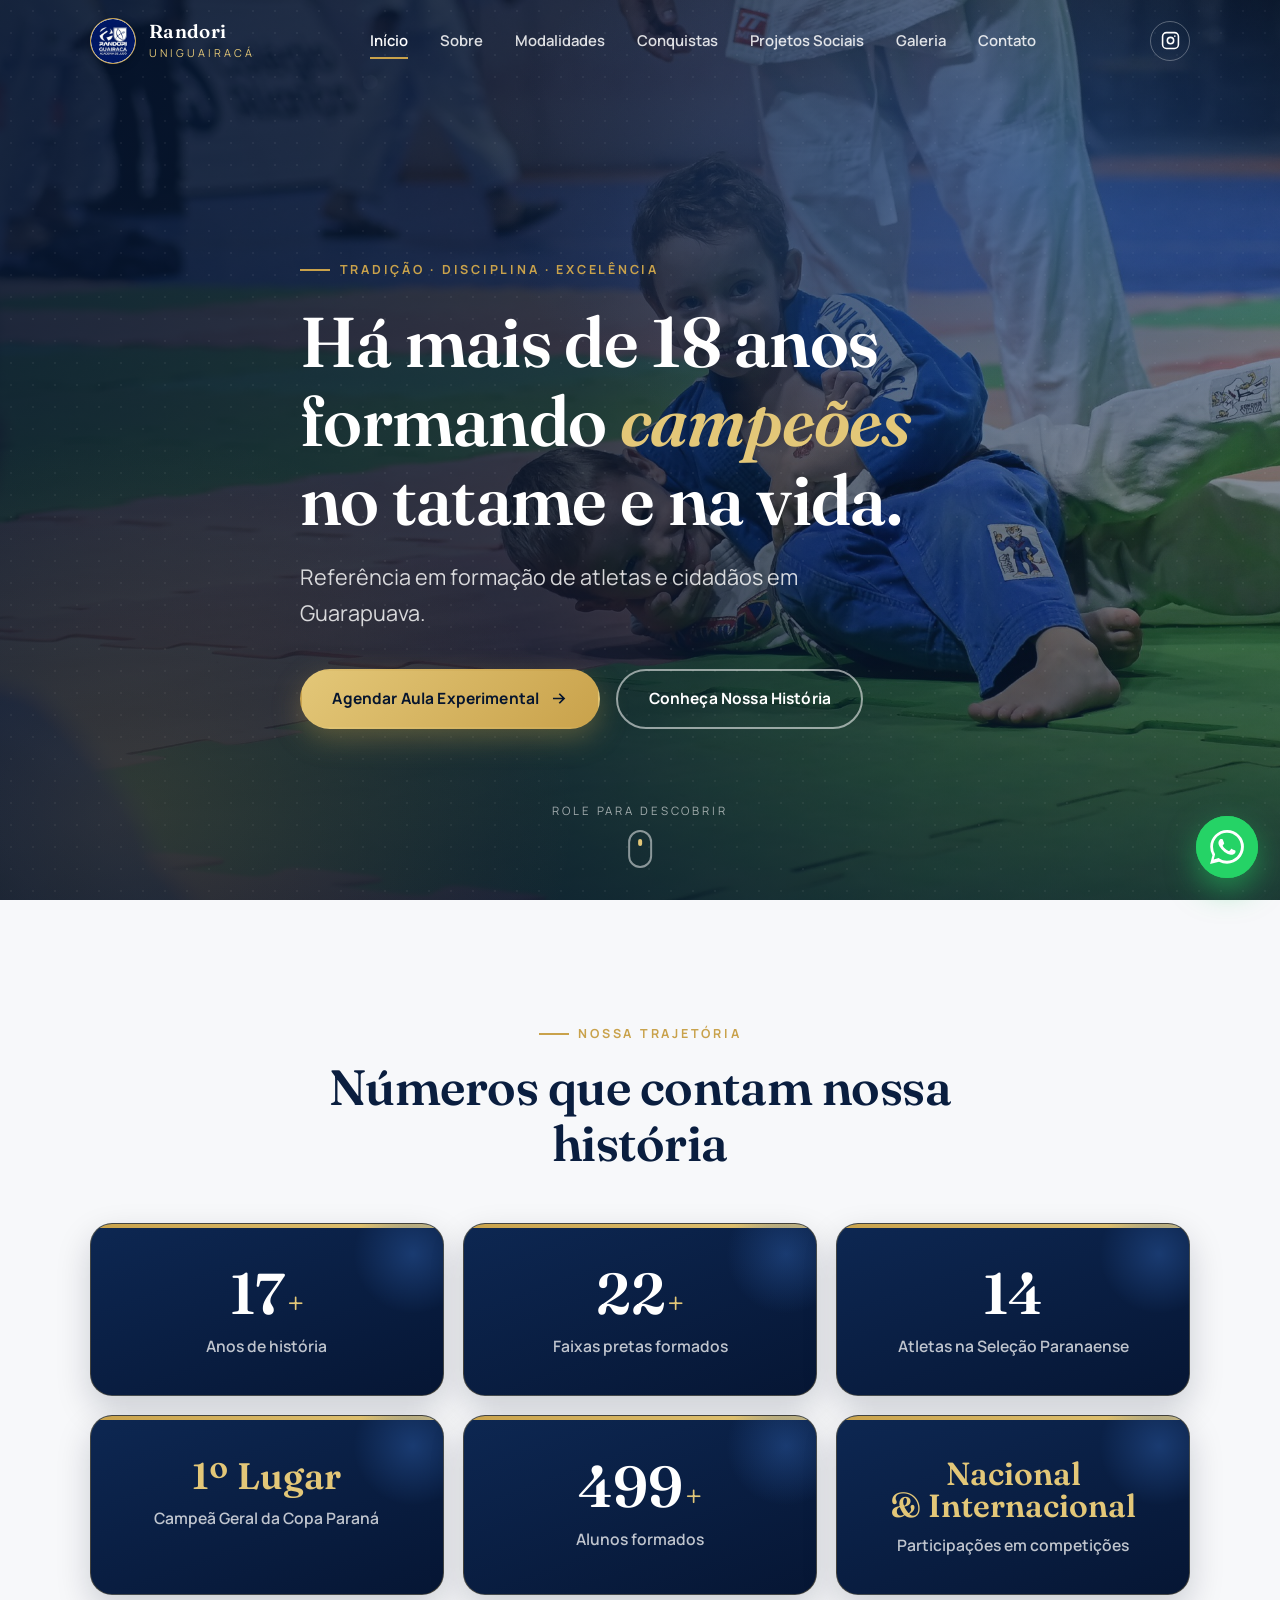
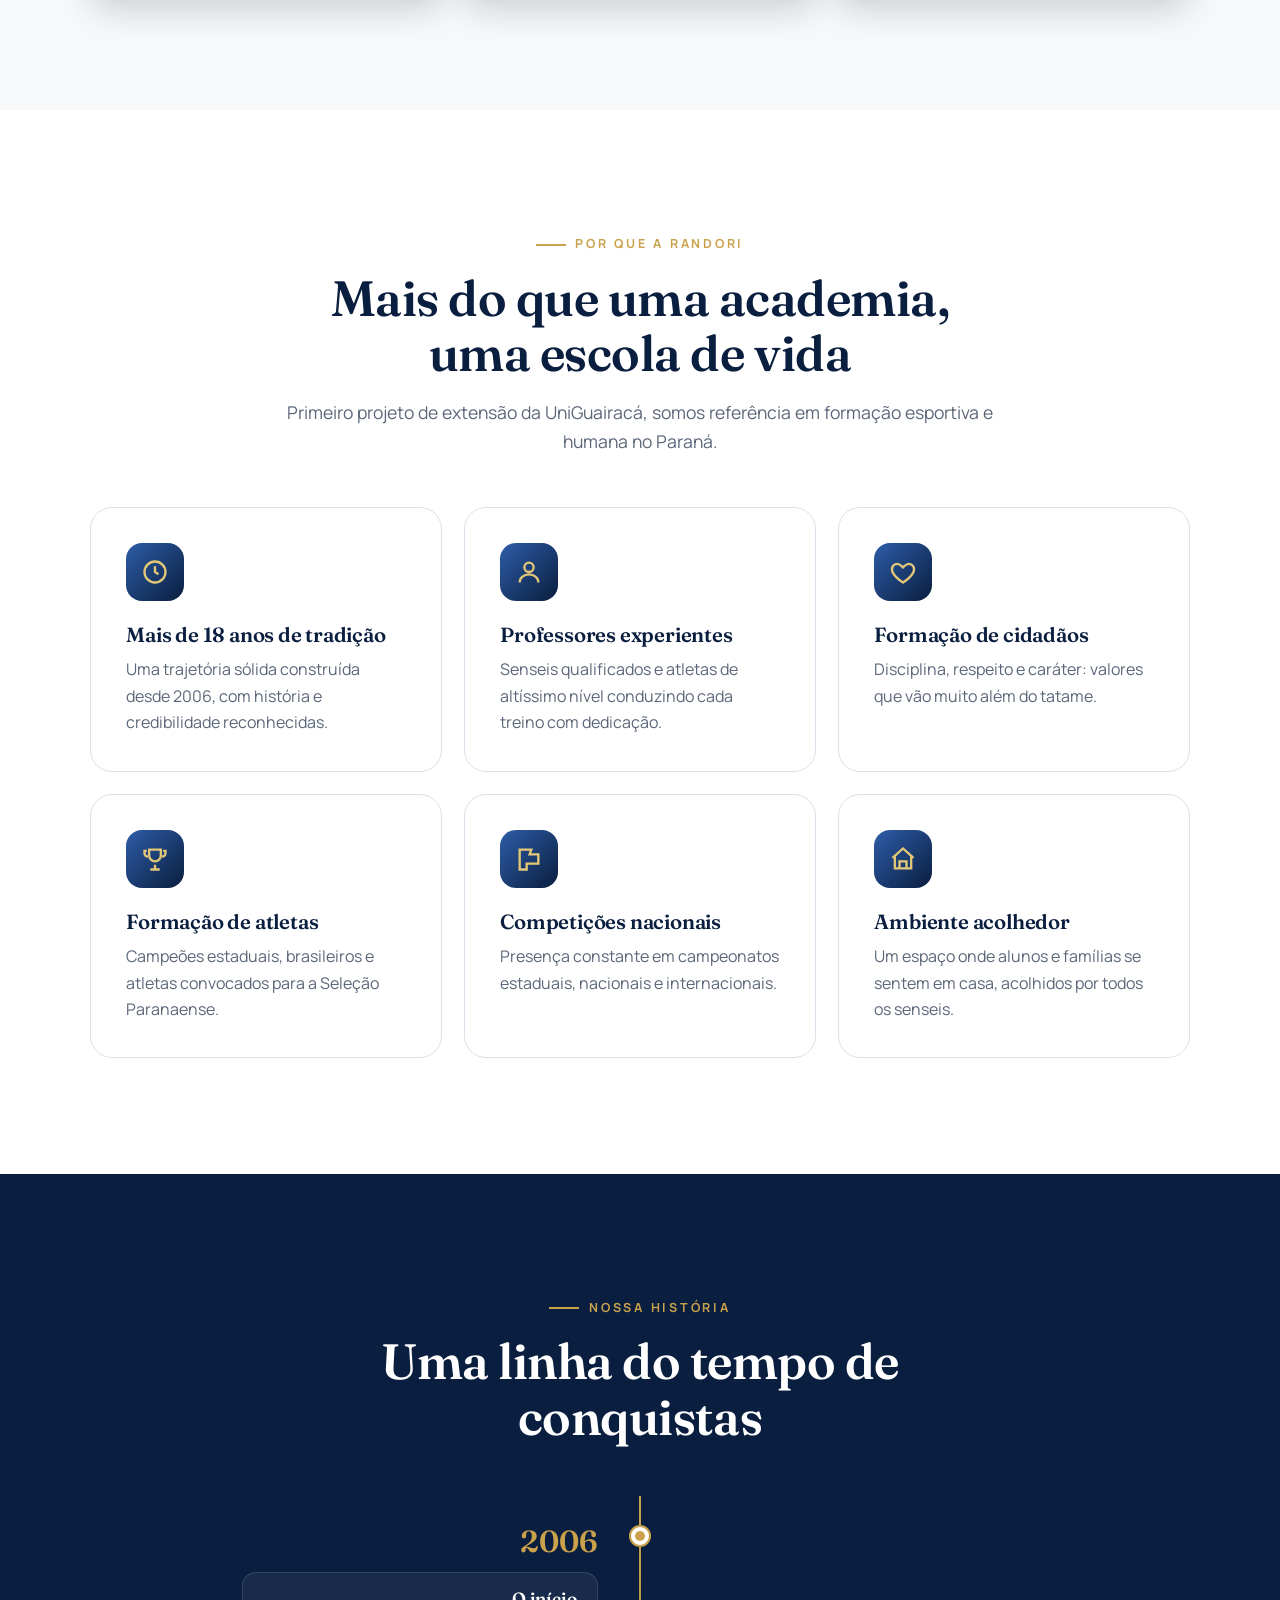
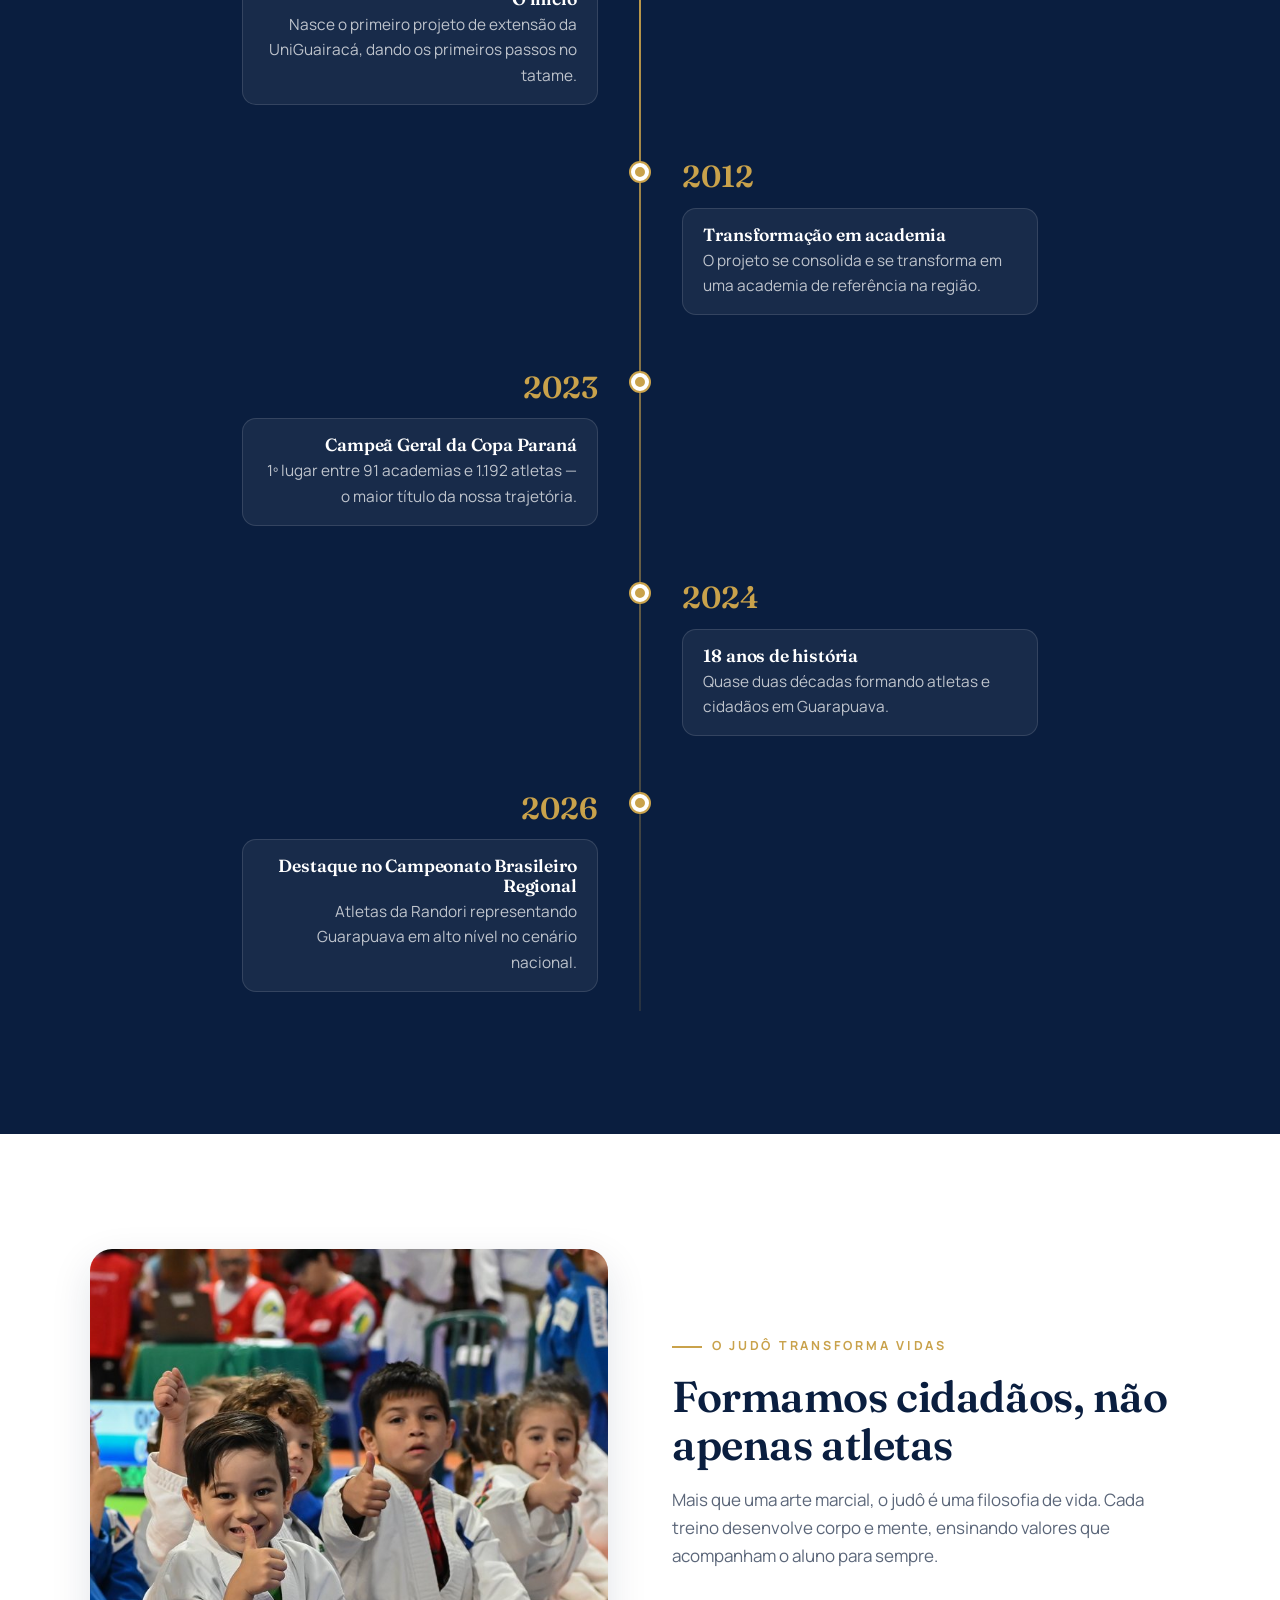
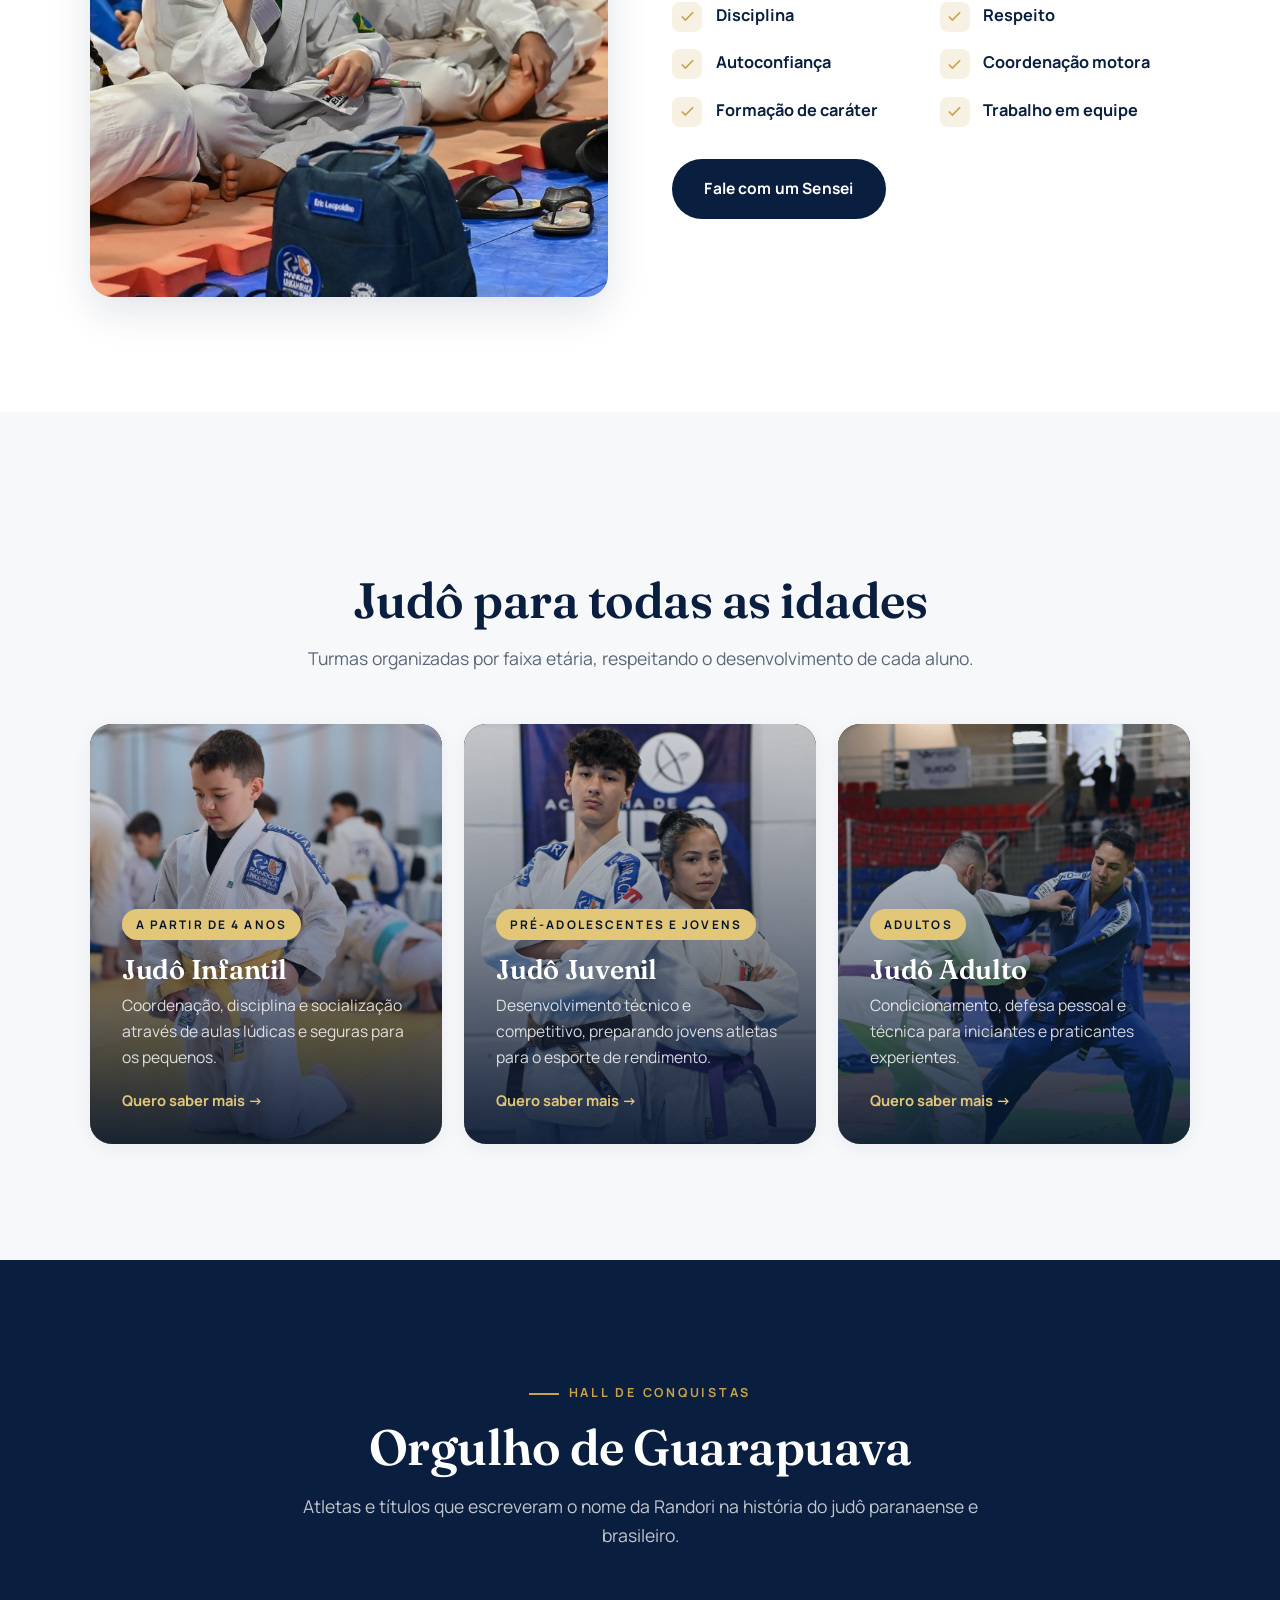
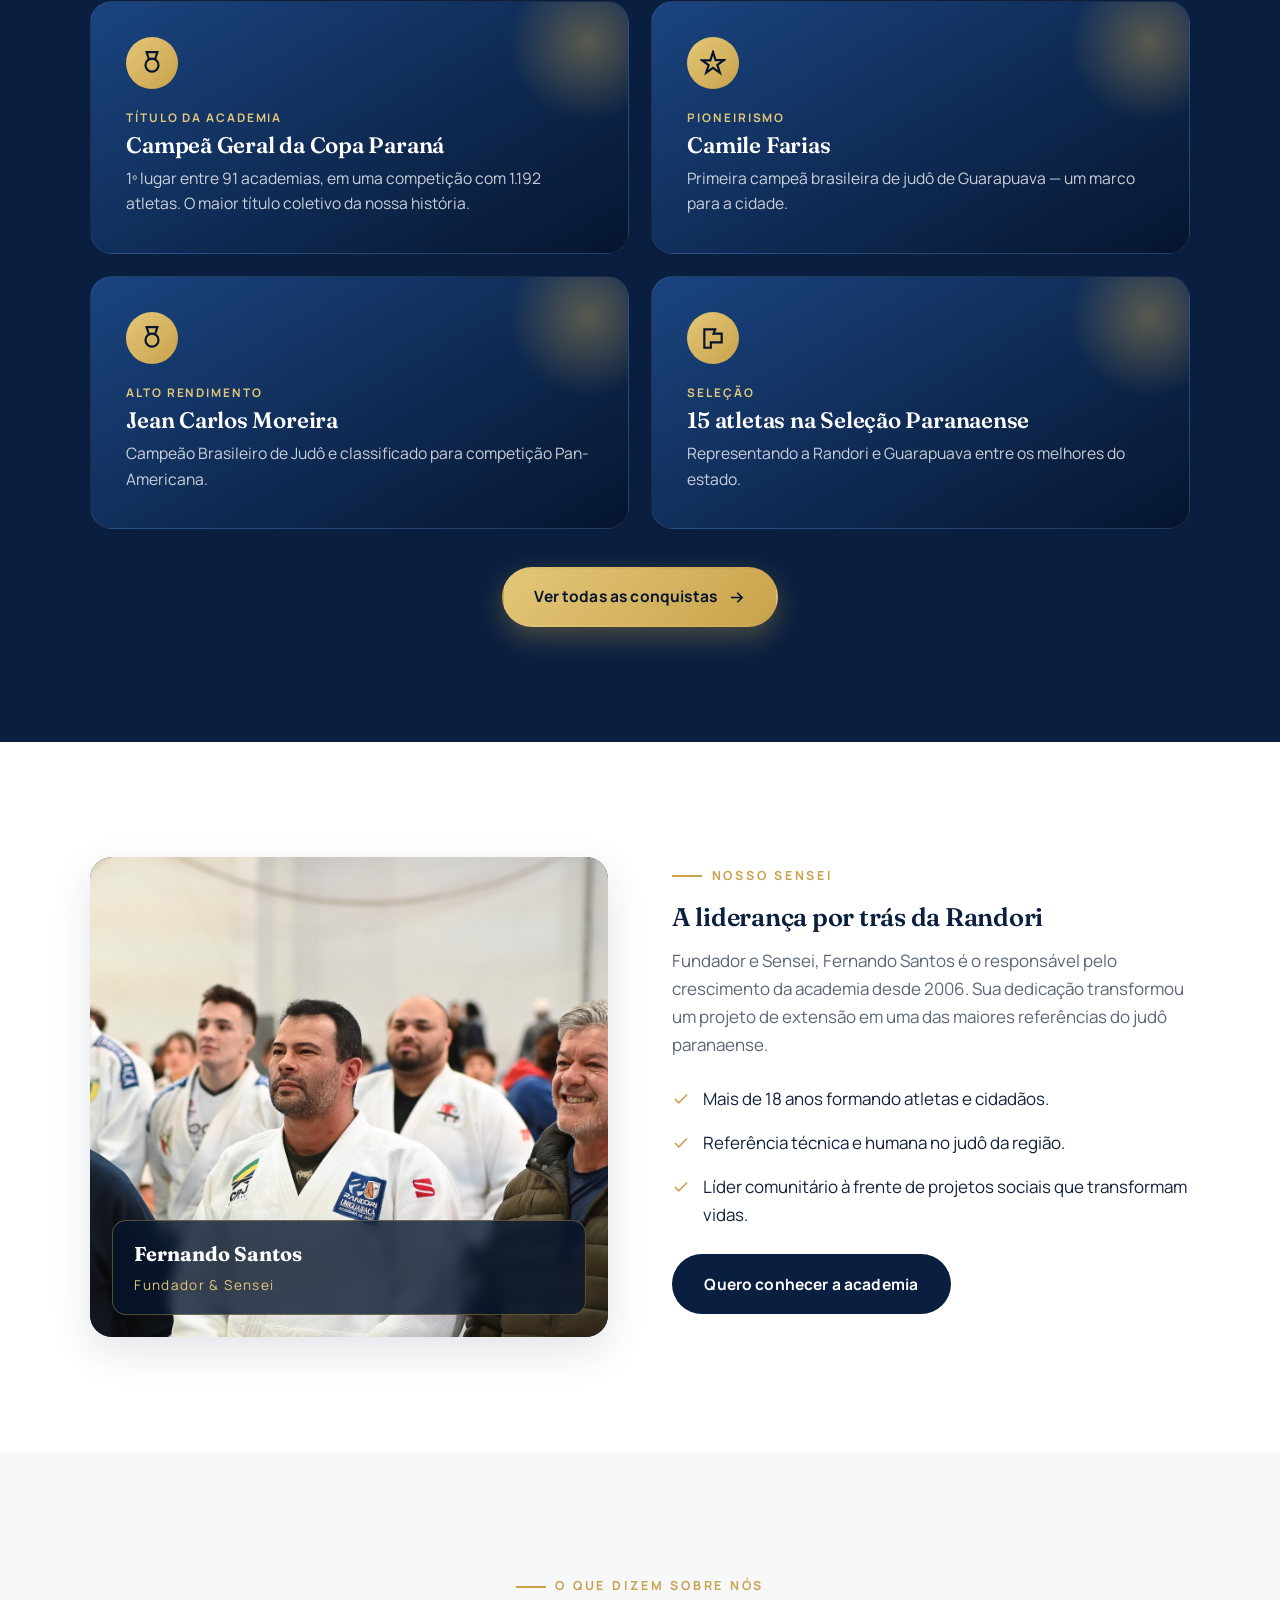
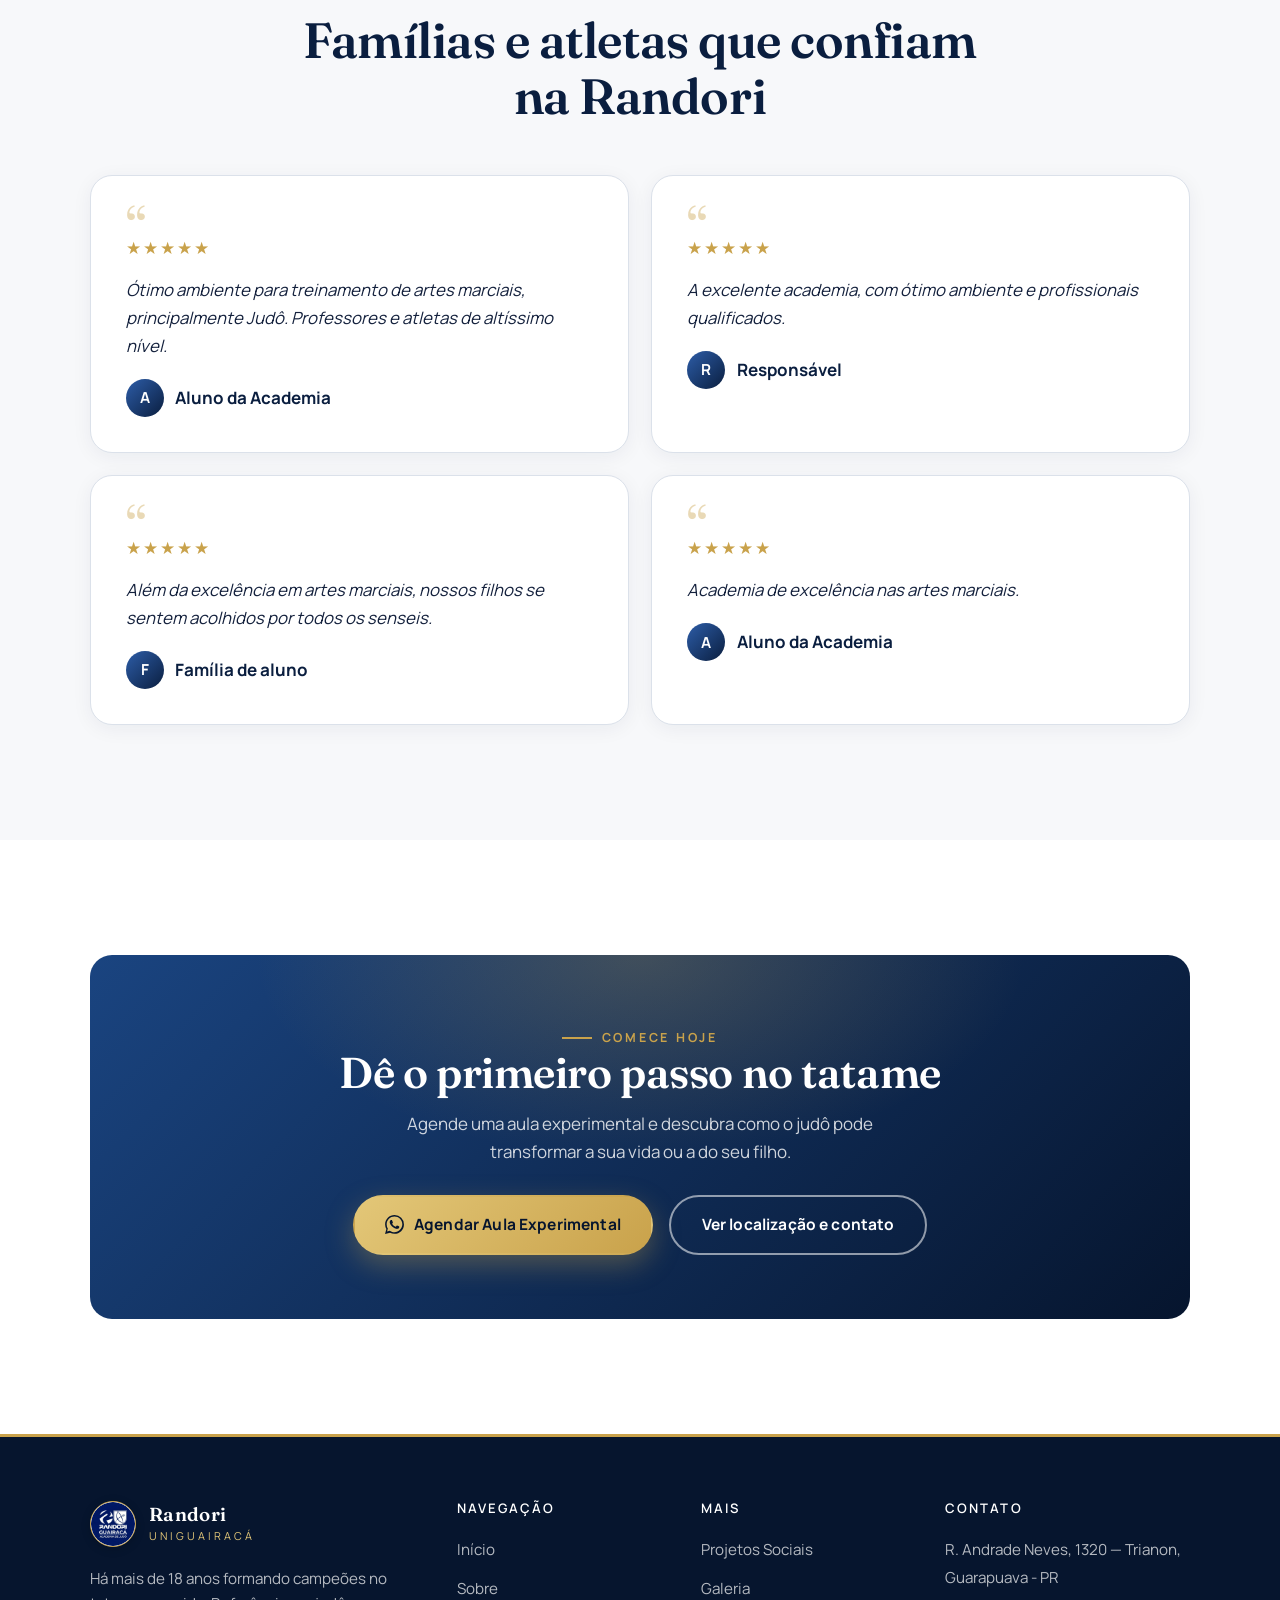
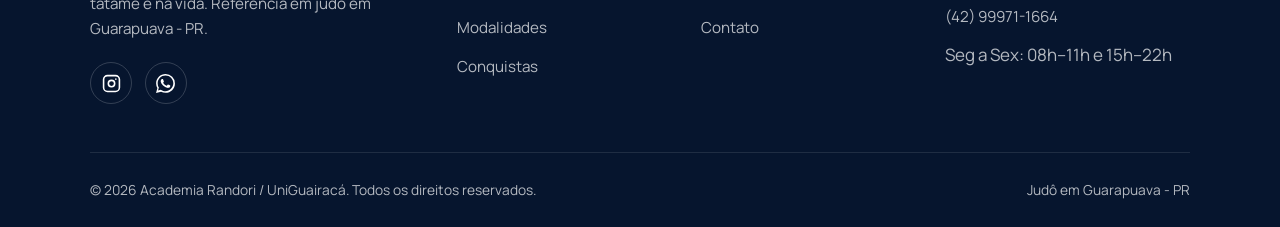
<file: index.html>
<!DOCTYPE html>
<html lang="pt-BR">
<head>
  <meta charset="UTF-8">
  <meta name="viewport" content="width=device-width, initial-scale=1.0">

  <!-- ===================== SEO ===================== -->
  <title>Academia Randori / UniGuairacá | Judô em Guarapuava - PR</title>
  <link rel="icon" type="image/png" href="assets/img/favicon.png">
  <meta name="description" content="Academia de Judô em Guarapuava com mais de 18 anos de história. Judô infantil, juvenil e adulto. Referência na formação de atletas e cidadãos. Agende sua aula experimental.">
  <meta name="keywords" content="Academia de Judô em Guarapuava, Judô Infantil em Guarapuava, Aula de Judô em Guarapuava, Judô para crianças em Guarapuava, Academia Randori, Randori UniGuairacá, Artes Marciais em Guarapuava">
  <meta name="author" content="Academia Randori / UniGuairacá">
  <meta name="robots" content="index, follow">
  <link rel="canonical" href="https://SEU-USUARIO.github.io/randori/">

  <!-- Open Graph / redes sociais -->
  <meta property="og:type" content="website">
  <meta property="og:title" content="Academia Randori / UniGuairacá | Judô em Guarapuava">
  <meta property="og:description" content="Há mais de 18 anos formando campeões no tatame e na vida. Referência em formação de atletas e cidadãos em Guarapuava.">
  <meta property="og:image" content="assets/img/og-image.jpg">
  <meta property="og:locale" content="pt_BR">
  <meta name="twitter:card" content="summary_large_image">

  <!-- Favicon (substitua por um .ico/.png da logo) -->
  <link rel="icon" type="image/svg+xml" href="assets/img/og-image.jpg">

  <!-- Fontes -->
  <link rel="preconnect" href="https://fonts.googleapis.com">
  <link rel="preconnect" href="https://fonts.gstatic.com" crossorigin>
  <link href="https://fonts.googleapis.com/css2?family=Fraunces:ital,opsz,wght@0,9..144,400;0,9..144,500;0,9..144,600;1,9..144,500&family=Manrope:wght@400;500;600;700;800&display=swap" rel="stylesheet">

  <link rel="stylesheet" href="assets/css/style.css">

  <!-- ===================== DADOS ESTRUTURADOS (Google) ===================== -->
  <script type="application/ld+json">
  {
    "@context": "https://schema.org",
    "@type": "SportsActivityLocation",
    "name": "Academia Randori / UniGuairacá",
    "description": "Academia de Judô em Guarapuava com mais de 18 anos de história, referência na formação de atletas e cidadãos.",
    "sport": "Judô",
    "address": {
      "@type": "PostalAddress",
      "streetAddress": "R. Andrade Neves, 1320 - Trianon",
      "addressLocality": "Guarapuava",
      "addressRegion": "PR",
      "postalCode": "85070-160",
      "addressCountry": "BR"
    },
    "telephone": "+55-42-99971-1664",
    "openingHours": "Mo-Fr 08:00-11:00,15:00-22:00",
    "areaServed": "Guarapuava - PR"
  }
  </script>
</head>
<body>

  <!-- ===================== CABEÇALHO ===================== -->
  <!-- OBS: o cabeçalho se repete em todas as páginas. Ao alterar os
       links aqui, lembre-se de atualizar também as outras páginas. -->
  <header class="site-header transparent">
    <div class="container nav">
      <a href="index.html" class="brand" aria-label="Academia Randori - início">
        <span class="brand-mark"><img src="assets/img/logo-randori.png" alt="Logo Academia Randori UniGuairacá" width="46" height="46"></span>
        <span class="brand-text">
          <strong>Randori</strong>
          <span>UniGuairacá</span>
        </span>
      </a>

      <nav class="nav-links" aria-label="Menu principal">
        <a href="index.html" class="active">Início</a>
        <a href="index.html#sobre">Sobre</a>
        <a href="index.html#modalidades">Modalidades</a>
        <a href="conquistas.html">Conquistas</a>
        <a href="projetos-sociais.html">Projetos Sociais</a>
        <a href="galeria.html">Galeria</a>
        <a href="contato.html">Contato</a>
      </nav>

      <div class="nav-actions">
        <!-- INSTAGRAM: troque a URL abaixo pelo perfil oficial -->
        <a class="nav-ig" href="https://www.instagram.com/academia.randori.guairaca/" target="_blank" rel="noopener" aria-label="Instagram">
          <svg viewBox="0 0 24 24" fill="none" stroke="currentColor" stroke-width="2"><rect x="2" y="2" width="20" height="20" rx="5"></rect><circle cx="12" cy="12" r="4"></circle><circle cx="17.5" cy="6.5" r="1" fill="currentColor" stroke="none"></circle></svg>
        </a>
        <button class="nav-toggle" aria-label="Abrir menu" aria-expanded="false">
          <span></span><span></span><span></span>
        </button>
      </div>
    </div>
  </header>

  <!-- ===================== HERO ===================== -->
  <section class="hero">
    <!-- FOTO DO HERO: a foto de fundo é assets/img/hero.jpg (atualmente a DSC_6010).
         Para trocar, substitua esse arquivo. Para voltar ao fundo só com degradê,
         comente a linha abaixo (envolva com as marcas de comentário). -->
    <img class="hero-photo" src="assets/img/hero.jpg" alt="" aria-hidden="true">
    <div class="hero-bg"></div>

    <div class="container hero-content">
      <span class="eyebrow reveal">Tradição · Disciplina · Excelência</span>
      <h1 class="reveal d1">Há mais de 18 anos formando <span class="hl">campeões</span> no tatame e na vida.</h1>
      <p class="lead reveal d2">Referência em formação de atletas e cidadãos em Guarapuava.</p>
      <div class="hero-cta reveal d3">
        <a class="btn btn-gold" href="https://wa.me/5542999711664?text=Ol%C3%A1!%20Visitei%20o%20site%20da%20Academia%20Randori%20e%20gostaria%20de%20obter%20mais%20informa%C3%A7%C3%B5es%20sobre%20as%20aulas." target="_blank" rel="noopener">
          Agendar Aula Experimental
          <svg viewBox="0 0 24 24" fill="none" stroke="currentColor" stroke-width="2.2"><path d="M5 12h14M13 6l6 6-6 6"/></svg>
        </a>
        <a class="btn btn-outline" href="#historia">Conheça Nossa História</a>
      </div>
    </div>

    <div class="scroll-hint">
      <span>Role para descobrir</span>
      <span class="mouse"></span>
    </div>
  </section>

  <!-- ===================== NÚMEROS ===================== -->
  <section class="section bg-cream" id="numeros">
    <div class="container">
      <div class="section-head center">
        <span class="eyebrow reveal">Nossa Trajetória</span>
        <h2 class="reveal d1">Números que contam nossa história</h2>
      </div>
      <div class="stats">
        <div class="stat-card reveal">
          <div class="stat-num"><span data-count="18">0</span><span class="suffix">+</span></div>
          <div class="stat-label">Anos de história</div>
        </div>
        <div class="stat-card reveal d1">
          <div class="stat-num"><span data-count="23">0</span><span class="suffix">+</span></div>
          <div class="stat-label">Faixas pretas formados</div>
        </div>
        <div class="stat-card reveal d2">
          <div class="stat-num"><span data-count="15">0</span></div>
          <div class="stat-label">Atletas na Seleção Paranaense</div>
        </div>
        <div class="stat-card reveal">
          <div class="stat-num text-gold" style="font-size:clamp(1.6rem,3.4vw,2.3rem)">1º Lugar</div>
          <div class="stat-label">Campeã Geral da Copa Paraná</div>
        </div>
        <div class="stat-card reveal d1">
          <div class="stat-num"><span data-count="500">0</span><span class="suffix">+</span></div>
          <div class="stat-label">Alunos formados</div>
        </div>
        <div class="stat-card reveal d2">
          <div class="stat-num text-gold" style="font-size:clamp(1.4rem,3vw,2rem)">Nacional<br>& Internacional</div>
          <div class="stat-label">Participações em competições</div>
        </div>
      </div>
    </div>
  </section>

  <!-- ===================== SOBRE / DIFERENCIAIS ===================== -->
  <section class="section" id="sobre">
    <div class="container">
      <div class="section-head center">
        <span class="eyebrow reveal">Por que a Randori</span>
        <h2 class="reveal d1">Mais do que uma academia, uma escola de vida</h2>
        <p class="reveal d2">Primeiro projeto de extensão da UniGuairacá, somos referência em formação esportiva e humana no Paraná.</p>
      </div>
      <div class="cards-grid">
        <div class="feature reveal">
          <span class="icon"><svg viewBox="0 0 24 24" fill="none" stroke="currentColor" stroke-width="2"><circle cx="12" cy="12" r="9"/><path d="M12 7v5l3 2"/></svg></span>
          <h3>Mais de 18 anos de tradição</h3>
          <p>Uma trajetória sólida construída desde 2006, com história e credibilidade reconhecidas.</p>
        </div>
        <div class="feature reveal d1">
          <span class="icon"><svg viewBox="0 0 24 24" fill="none" stroke="currentColor" stroke-width="2"><circle cx="12" cy="8" r="4"/><path d="M4 21c0-4 3.6-7 8-7s8 3 8 7"/></svg></span>
          <h3>Professores experientes</h3>
          <p>Senseis qualificados e atletas de altíssimo nível conduzindo cada treino com dedicação.</p>
        </div>
        <div class="feature reveal d2">
          <span class="icon"><svg viewBox="0 0 24 24" fill="none" stroke="currentColor" stroke-width="2"><path d="M12 21s-7-4.5-9-9C1.5 8 4 5 7 5c2 0 3 1 5 3 2-2 3-3 5-3 3 0 5.5 3 4 7-2 4.5-9 9-9 9z"/></svg></span>
          <h3>Formação de cidadãos</h3>
          <p>Disciplina, respeito e caráter: valores que vão muito além do tatame.</p>
        </div>
        <div class="feature reveal">
          <span class="icon"><svg viewBox="0 0 24 24" fill="none" stroke="currentColor" stroke-width="2"><path d="M8 21h8M12 17v4M7 4h10v5a5 5 0 0 1-10 0z"/><path d="M5 5H3v2a3 3 0 0 0 3 3M19 5h2v2a3 3 0 0 1-3 3"/></svg></span>
          <h3>Formação de atletas</h3>
          <p>Campeões estaduais, brasileiros e atletas convocados para a Seleção Paranaense.</p>
        </div>
        <div class="feature reveal d1">
          <span class="icon"><svg viewBox="0 0 24 24" fill="none" stroke="currentColor" stroke-width="2"><path d="M4 21V4h10l-1.5 4H20v8H10v5z"/></svg></span>
          <h3>Competições nacionais</h3>
          <p>Presença constante em campeonatos estaduais, nacionais e internacionais.</p>
        </div>
        <div class="feature reveal d2">
          <span class="icon"><svg viewBox="0 0 24 24" fill="none" stroke="currentColor" stroke-width="2"><path d="M3 11l9-8 9 8M5 10v10h14V10"/><path d="M9 20v-6h6v6"/></svg></span>
          <h3>Ambiente acolhedor</h3>
          <p>Um espaço onde alunos e famílias se sentem em casa, acolhidos por todos os senseis.</p>
        </div>
      </div>
    </div>
  </section>

  <!-- ===================== HISTÓRIA (TIMELINE) ===================== -->
  <section class="section bg-navy" id="historia">
    <div class="hero-enso" style="opacity:.12; left:-15%; right:auto"></div>
    <div class="container">
      <div class="section-head center">
        <span class="eyebrow reveal">Nossa História</span>
        <h2 class="reveal d1">Uma linha do tempo de conquistas</h2>
      </div>
      <div class="timeline">
        <div class="tl-item reveal">
          <span class="tl-dot"></span>
          <div class="tl-year">2006</div>
          <div class="tl-card"><h3>O início</h3><p>Nasce o primeiro projeto de extensão da UniGuairacá, dando os primeiros passos no tatame.</p></div>
        </div>
        <div class="tl-item reveal">
          <span class="tl-dot"></span>
          <div class="tl-year">2012</div>
          <div class="tl-card"><h3>Transformação em academia</h3><p>O projeto se consolida e se transforma em uma academia de referência na região.</p></div>
        </div>
        <div class="tl-item reveal">
          <span class="tl-dot"></span>
          <div class="tl-year">2023</div>
          <div class="tl-card"><h3>Campeã Geral da Copa Paraná</h3><p>1º lugar entre 91 academias e 1.192 atletas — o maior título da nossa trajetória.</p></div>
        </div>
        <div class="tl-item reveal">
          <span class="tl-dot"></span>
          <div class="tl-year">2024</div>
          <div class="tl-card"><h3>18 anos de história</h3><p>Quase duas décadas formando atletas e cidadãos em Guarapuava.</p></div>
        </div>
        <div class="tl-item reveal">
          <span class="tl-dot"></span>
          <div class="tl-year">2026</div>
          <div class="tl-card"><h3>Destaque no Campeonato Brasileiro Regional</h3><p>Atletas da Randori representando Guarapuava em alto nível no cenário nacional.</p></div>
        </div>
      </div>
    </div>
  </section>

  <!-- ===================== O JUDÔ TRANSFORMA VIDAS ===================== -->
  <section class="section">
    <div class="container split">
      <div class="split-media reveal">
        <img src="assets/img/judo-transforma.jpg" alt="O judô transforma vidas - treino na Academia Randori">
      </div>
      <div class="reveal d1">
        <span class="eyebrow">O Judô Transforma Vidas</span>
        <h2 style="margin:1rem 0 1rem;font-size:clamp(1.8rem,4vw,2.7rem)">Formamos cidadãos, não apenas atletas</h2>
        <p style="color:var(--gray-600)">Mais que uma arte marcial, o judô é uma filosofia de vida. Cada treino desenvolve corpo e mente, ensinando valores que acompanham o aluno para sempre.</p>
        <div class="benefits">
          <div class="benefit"><span class="check"><svg viewBox="0 0 24 24" fill="none" stroke="currentColor" stroke-width="2.4"><path d="M20 6 9 17l-5-5"/></svg></span><span><strong>Disciplina</strong></span></div>
          <div class="benefit"><span class="check"><svg viewBox="0 0 24 24" fill="none" stroke="currentColor" stroke-width="2.4"><path d="M20 6 9 17l-5-5"/></svg></span><span><strong>Respeito</strong></span></div>
          <div class="benefit"><span class="check"><svg viewBox="0 0 24 24" fill="none" stroke="currentColor" stroke-width="2.4"><path d="M20 6 9 17l-5-5"/></svg></span><span><strong>Autoconfiança</strong></span></div>
          <div class="benefit"><span class="check"><svg viewBox="0 0 24 24" fill="none" stroke="currentColor" stroke-width="2.4"><path d="M20 6 9 17l-5-5"/></svg></span><span><strong>Coordenação motora</strong></span></div>
          <div class="benefit"><span class="check"><svg viewBox="0 0 24 24" fill="none" stroke="currentColor" stroke-width="2.4"><path d="M20 6 9 17l-5-5"/></svg></span><span><strong>Formação de caráter</strong></span></div>
          <div class="benefit"><span class="check"><svg viewBox="0 0 24 24" fill="none" stroke="currentColor" stroke-width="2.4"><path d="M20 6 9 17l-5-5"/></svg></span><span><strong>Trabalho em equipe</strong></span></div>
        </div>
        <div style="margin-top:2rem">
          <a class="btn btn-navy" href="https://wa.me/5542999711664?text=Ol%C3%A1!%20Visitei%20o%20site%20da%20Academia%20Randori%20e%20gostaria%20de%20obter%20mais%20informa%C3%A7%C3%B5es%20sobre%20as%20aulas." target="_blank" rel="noopener">Fale com um Sensei</a>
        </div>
      </div>
    </div>
  </section>

  <!-- ===================== MODALIDADES ===================== -->
  <section class="section bg-cream" id="modalidades">
    <div class="container">
      <div class="section-head center">
        <span class="eyebrow reveal">Modalidades</span>
        <h2 class="reveal d1">Judô para todas as idades</h2>
        <p class="reveal d2">Turmas organizadas por faixa etária, respeitando o desenvolvimento de cada aluno.</p>
      </div>
      <div class="cards-grid">
        <article class="modalidade reveal">
          <img class="mod-photo" src="assets/img/mod-infantil.jpg" alt="Criança no judô infantil" loading="lazy" style="object-position:center 22%">
          <span class="age">A partir de 4 anos</span>
          <h3>Judô Infantil</h3>
          <p>Coordenação, disciplina e socialização através de aulas lúdicas e seguras para os pequenos.</p>
          <a class="more" href="https://wa.me/5542999711664?text=Ol%C3%A1!%20Gostaria%20de%20informa%C3%A7%C3%B5es%20sobre%20o%20Jud%C3%B4%20Infantil." target="_blank" rel="noopener">Quero saber mais →</a>
        </article>
        <article class="modalidade reveal d1">
          <img class="mod-photo" src="assets/img/mod-juvenil.jpg" alt="Jovens atletas de judô" loading="lazy" style="object-position:center 18%">
          <span class="age">Pré-adolescentes e jovens</span>
          <h3>Judô Juvenil</h3>
          <p>Desenvolvimento técnico e competitivo, preparando jovens atletas para o esporte de rendimento.</p>
          <a class="more" href="https://wa.me/5542999711664?text=Ol%C3%A1!%20Gostaria%20de%20informa%C3%A7%C3%B5es%20sobre%20o%20Jud%C3%B4%20Juvenil." target="_blank" rel="noopener">Quero saber mais →</a>
        </article>
        <article class="modalidade reveal d2">
          <img class="mod-photo" src="assets/img/mod-adulto.jpg" alt="Judocas adultos em randori" loading="lazy" style="object-position:center 32%">
          <span class="age">Adultos</span>
          <h3>Judô Adulto</h3>
          <p>Condicionamento, defesa pessoal e técnica para iniciantes e praticantes experientes.</p>
          <a class="more" href="https://wa.me/5542999711664?text=Ol%C3%A1!%20Gostaria%20de%20informa%C3%A7%C3%B5es%20sobre%20o%20Jud%C3%B4%20Adulto." target="_blank" rel="noopener">Quero saber mais →</a>
        </article>
      </div>
      <!-- Estrutura pronta para novas modalidades no futuro:
           basta duplicar um bloco <article class="modalidade"> acima. -->
    </div>
  </section>

  <!-- ===================== HALL DE CONQUISTAS ===================== -->
  <section class="section bg-navy">
    <div class="container">
      <div class="section-head center">
        <span class="eyebrow reveal">Hall de Conquistas</span>
        <h2 class="reveal d1">Orgulho de Guarapuava</h2>
        <p class="reveal d2">Atletas e títulos que escreveram o nome da Randori na história do judô paranaense e brasileiro.</p>
      </div>
      <div class="hall-grid">
        <article class="hall-card hall-featured reveal">
          <span class="medal"><svg viewBox="0 0 24 24" fill="none" stroke="currentColor" stroke-width="2"><circle cx="12" cy="14" r="6"/><path d="M9 8 7 2h10l-2 6"/></svg></span>
          <div class="role">Título da Academia</div>
          <h3>Campeã Geral da Copa Paraná</h3>
          <p>1º lugar entre 91 academias, em uma competição com 1.192 atletas. O maior título coletivo da nossa história.</p>
        </article>
        <article class="hall-card small reveal d1">
          <span class="medal"><svg viewBox="0 0 24 24" fill="none" stroke="currentColor" stroke-width="2"><path d="M12 2l2.4 7.4H22l-6 4.4 2.3 7.2-6.3-4.6L5.7 21 8 14 2 9.6h7.6z"/></svg></span>
          <div class="role">Pioneirismo</div>
          <h3>Camile Farias</h3>
          <p>Primeira campeã brasileira de judô de Guarapuava — um marco para a cidade.</p>
        </article>
        <article class="hall-card small reveal">
          <span class="medal"><svg viewBox="0 0 24 24" fill="none" stroke="currentColor" stroke-width="2"><circle cx="12" cy="14" r="6"/><path d="M9 8 7 2h10l-2 6"/></svg></span>
          <div class="role">Alto Rendimento</div>
          <h3>Jean Carlos Moreira</h3>
          <p>Campeão Brasileiro de Judô e classificado para competição Pan-Americana.</p>
        </article>
        <article class="hall-card small reveal d1">
          <span class="medal"><svg viewBox="0 0 24 24" fill="none" stroke="currentColor" stroke-width="2"><path d="M4 21V4h10l-1.5 4H20v8H10v5z"/></svg></span>
          <div class="role">Seleção</div>
          <h3>15 atletas na Seleção Paranaense</h3>
          <p>Representando a Randori e Guarapuava entre os melhores do estado.</p>
        </article>
      </div>
      <div style="text-align:center;margin-top:2.4rem" class="reveal">
        <a class="btn btn-gold" href="conquistas.html">Ver todas as conquistas
          <svg viewBox="0 0 24 24" fill="none" stroke="currentColor" stroke-width="2.2"><path d="M5 12h14M13 6l6 6-6 6"/></svg>
        </a>
      </div>
    </div>
  </section>

  <!-- ===================== SENSEI ===================== -->
  <section class="section">
    <div class="container split sensei">
      <div class="sensei-photo reveal">
        <img src="assets/img/sensei.jpg" alt="Sensei Fernando Santos, fundador da Academia Randori">
        <div class="sensei-badge">
          <strong>Fernando Santos</strong>
          <span>Fundador &amp; Sensei</span>
        </div>
      </div>
      <div class="sensei-body reveal d1">
        <span class="eyebrow">Nosso Sensei</span>
        <h2 style="margin:1rem 0">A liderança por trás da Randori</h2>
        <p>Fundador e Sensei, Fernando Santos é o responsável pelo crescimento da academia desde 2006. Sua dedicação transformou um projeto de extensão em uma das maiores referências do judô paranaense.</p>
        <ul class="sensei-list">
          <li><span class="ic"><svg viewBox="0 0 24 24" fill="none" stroke="currentColor" stroke-width="2.2"><path d="M20 6 9 17l-5-5"/></svg></span><span>Mais de 18 anos formando atletas e cidadãos.</span></li>
          <li><span class="ic"><svg viewBox="0 0 24 24" fill="none" stroke="currentColor" stroke-width="2.2"><path d="M20 6 9 17l-5-5"/></svg></span><span>Referência técnica e humana no judô da região.</span></li>
          <li><span class="ic"><svg viewBox="0 0 24 24" fill="none" stroke="currentColor" stroke-width="2.2"><path d="M20 6 9 17l-5-5"/></svg></span><span>Líder comunitário à frente de projetos sociais que transformam vidas.</span></li>
        </ul>
        <a class="btn btn-navy" href="https://wa.me/5542999711664?text=Ol%C3%A1!%20Visitei%20o%20site%20da%20Academia%20Randori%20e%20gostaria%20de%20obter%20mais%20informa%C3%A7%C3%B5es%20sobre%20as%20aulas." target="_blank" rel="noopener">Quero conhecer a academia</a>
      </div>
    </div>
  </section>

  <!-- ===================== AVALIAÇÕES ===================== -->
  <section class="section bg-cream">
    <div class="container">
      <div class="section-head center">
        <span class="eyebrow reveal">O que dizem sobre nós</span>
        <h2 class="reveal d1">Famílias e atletas que confiam na Randori</h2>
      </div>
      <div class="reviews-grid">
        <div class="review reveal">
          <div class="quote">&ldquo;</div>
          <div class="stars">★★★★★</div>
          <p>Ótimo ambiente para treinamento de artes marciais, principalmente Judô. Professores e atletas de altíssimo nível.</p>
          <div class="author"><span class="av">A</span> Aluno da Academia</div>
        </div>
        <div class="review reveal d1">
          <div class="quote">&ldquo;</div>
          <div class="stars">★★★★★</div>
          <p>A excelente academia, com ótimo ambiente e profissionais qualificados.</p>
          <div class="author"><span class="av">R</span> Responsável</div>
        </div>
        <div class="review reveal">
          <div class="quote">&ldquo;</div>
          <div class="stars">★★★★★</div>
          <p>Além da excelência em artes marciais, nossos filhos se sentem acolhidos por todos os senseis.</p>
          <div class="author"><span class="av">F</span> Família de aluno</div>
        </div>
        <div class="review reveal d1">
          <div class="quote">&ldquo;</div>
          <div class="stars">★★★★★</div>
          <p>Academia de excelência nas artes marciais.</p>
          <div class="author"><span class="av">A</span> Aluno da Academia</div>
        </div>
      </div>
    </div>
  </section>

  <!-- ===================== FAIXA CTA ===================== -->
  <section class="section">
    <div class="container">
      <div class="cta-band reveal">
        <span class="eyebrow" style="justify-content:center">Comece hoje</span>
        <h2>Dê o primeiro passo no tatame</h2>
        <p>Agende uma aula experimental e descubra como o judô pode transformar a sua vida ou a do seu filho.</p>
        <div class="hero-cta">
          <a class="btn btn-gold" href="https://wa.me/5542999711664?text=Ol%C3%A1!%20Visitei%20o%20site%20da%20Academia%20Randori%20e%20gostaria%20de%20obter%20mais%20informa%C3%A7%C3%B5es%20sobre%20as%20aulas." target="_blank" rel="noopener">
            <svg viewBox="0 0 24 24" fill="currentColor"><path d="M.057 24l1.687-6.163a11.867 11.867 0 0 1-1.587-5.946C.16 5.335 5.495 0 12.05 0a11.817 11.817 0 0 1 8.413 3.488 11.824 11.824 0 0 1 3.48 8.414c-.003 6.557-5.338 11.892-11.893 11.892a11.9 11.9 0 0 1-5.688-1.448L.057 24zM6.597 20.13c1.676.995 3.276 1.591 5.392 1.592 5.448 0 9.886-4.434 9.889-9.885.002-5.462-4.415-9.89-9.881-9.892-5.452 0-9.887 4.434-9.889 9.884a9.86 9.86 0 0 0 1.51 5.26l-.999 3.648 3.477-.911zm11.387-5.464c-.074-.124-.272-.198-.57-.347-.297-.149-1.758-.868-2.031-.967-.272-.099-.47-.149-.669.149-.198.297-.768.967-.941 1.165-.173.198-.347.223-.644.074-.297-.149-1.255-.462-2.39-1.475-.883-.788-1.48-1.761-1.653-2.059-.173-.297-.018-.458.13-.606.134-.133.297-.347.446-.521.151-.172.2-.296.3-.495.099-.198.05-.372-.025-.521-.075-.148-.669-1.611-.916-2.206-.242-.579-.487-.501-.669-.51l-.57-.01c-.198 0-.52.074-.792.372s-1.04 1.016-1.04 2.479 1.065 2.876 1.213 3.074c.149.198 2.096 3.2 5.077 4.487.709.306 1.262.489 1.694.626.712.226 1.36.194 1.872.118.571-.085 1.758-.719 2.006-1.413.248-.694.248-1.289.173-1.413z"/></svg>
            Agendar Aula Experimental
          </a>
          <a class="btn btn-outline" href="contato.html">Ver localização e contato</a>
        </div>
      </div>
    </div>
  </section>

  <!-- ===================== RODAPÉ ===================== -->
  <footer class="site-footer">
    <div class="container">
      <div class="footer-grid">
        <div class="footer-brand">
          <a href="index.html" class="brand">
            <span class="brand-mark"><img src="assets/img/logo-randori.png" alt="Logo Academia Randori UniGuairacá" width="46" height="46"></span>
            <span class="brand-text"><strong>Randori</strong><span>UniGuairacá</span></span>
          </a>
          <p>Há mais de 18 anos formando campeões no tatame e na vida. Referência em judô em Guarapuava - PR.</p>
          <div class="footer-social">
            <!-- INSTAGRAM: edite a URL -->
            <a href="https://www.instagram.com/academia.randori.guairaca/" target="_blank" rel="noopener" aria-label="Instagram">
              <svg viewBox="0 0 24 24" fill="none" stroke="currentColor" stroke-width="2"><rect x="2" y="2" width="20" height="20" rx="5"></rect><circle cx="12" cy="12" r="4"></circle><circle cx="17.5" cy="6.5" r="1" fill="currentColor" stroke="none"></circle></svg>
            </a>
            <a href="https://wa.me/5542999711664" target="_blank" rel="noopener" aria-label="WhatsApp">
              <svg viewBox="0 0 24 24" fill="currentColor"><path d="M.057 24l1.687-6.163a11.867 11.867 0 0 1-1.587-5.946C.16 5.335 5.495 0 12.05 0a11.817 11.817 0 0 1 8.413 3.488 11.824 11.824 0 0 1 3.48 8.414c-.003 6.557-5.338 11.892-11.893 11.892a11.9 11.9 0 0 1-5.688-1.448L.057 24zM6.597 20.13c1.676.995 3.276 1.591 5.392 1.592 5.448 0 9.886-4.434 9.889-9.885.002-5.462-4.415-9.89-9.881-9.892-5.452 0-9.887 4.434-9.889 9.884a9.86 9.86 0 0 0 1.51 5.26l-.999 3.648 3.477-.911zm11.387-5.464c-.074-.124-.272-.198-.57-.347-.297-.149-1.758-.868-2.031-.967-.272-.099-.47-.149-.669.149-.198.297-.768.967-.941 1.165-.173.198-.347.223-.644.074-.297-.149-1.255-.462-2.39-1.475-.883-.788-1.48-1.761-1.653-2.059-.173-.297-.018-.458.13-.606.134-.133.297-.347.446-.521.151-.172.2-.296.3-.495.099-.198.05-.372-.025-.521-.075-.148-.669-1.611-.916-2.206-.242-.579-.487-.501-.669-.51l-.57-.01c-.198 0-.52.074-.792.372s-1.04 1.016-1.04 2.479 1.065 2.876 1.213 3.074c.149.198 2.096 3.2 5.077 4.487.709.306 1.262.489 1.694.626.712.226 1.36.194 1.872.118.571-.085 1.758-.719 2.006-1.413.248-.694.248-1.289.173-1.413z"/></svg>
            </a>
          </div>
        </div>
        <div class="footer-col">
          <h4>Navegação</h4>
          <ul>
            <li><a href="index.html">Início</a></li>
            <li><a href="index.html#sobre">Sobre</a></li>
            <li><a href="index.html#modalidades">Modalidades</a></li>
            <li><a href="conquistas.html">Conquistas</a></li>
          </ul>
        </div>
        <div class="footer-col">
          <h4>Mais</h4>
          <ul>
            <li><a href="projetos-sociais.html">Projetos Sociais</a></li>
            <li><a href="galeria.html">Galeria</a></li>
            <li><a href="contato.html">Contato</a></li>
          </ul>
        </div>
        <div class="footer-col">
          <h4>Contato</h4>
          <ul>
            <li><a href="https://maps.google.com/?q=R.+Andrade+Neves,+1320,+Trianon,+Guarapuava+-+PR" target="_blank" rel="noopener">R. Andrade Neves, 1320 — Trianon, Guarapuava - PR</a></li>
            <li><a href="tel:+5542999711664">(42) 99971-1664</a></li>
            <li>Seg a Sex: 08h–11h e 15h–22h</li>
          </ul>
        </div>
      </div>
      <div class="footer-bottom">
        <span>© <span id="year"></span> Academia Randori / UniGuairacá. Todos os direitos reservados.</span>
        <span>Judô em Guarapuava - PR</span>
      </div>
    </div>
  </footer>

  <!-- ===================== BOTÃO FLUTUANTE WHATSAPP ===================== -->
  <a class="wa-float" href="https://wa.me/5542999711664?text=Ol%C3%A1!%20Visitei%20o%20site%20da%20Academia%20Randori%20e%20gostaria%20de%20obter%20mais%20informa%C3%A7%C3%B5es%20sobre%20as%20aulas." target="_blank" rel="noopener" aria-label="Falar no WhatsApp">
    <span class="wa-tip">Fale conosco no WhatsApp</span>
    <svg viewBox="0 0 24 24" fill="currentColor"><path d="M.057 24l1.687-6.163a11.867 11.867 0 0 1-1.587-5.946C.16 5.335 5.495 0 12.05 0a11.817 11.817 0 0 1 8.413 3.488 11.824 11.824 0 0 1 3.48 8.414c-.003 6.557-5.338 11.892-11.893 11.892a11.9 11.9 0 0 1-5.688-1.448L.057 24zM6.597 20.13c1.676.995 3.276 1.591 5.392 1.592 5.448 0 9.886-4.434 9.889-9.885.002-5.462-4.415-9.89-9.881-9.892-5.452 0-9.887 4.434-9.889 9.884a9.86 9.86 0 0 0 1.51 5.26l-.999 3.648 3.477-.911zm11.387-5.464c-.074-.124-.272-.198-.57-.347-.297-.149-1.758-.868-2.031-.967-.272-.099-.47-.149-.669.149-.198.297-.768.967-.941 1.165-.173.198-.347.223-.644.074-.297-.149-1.255-.462-2.39-1.475-.883-.788-1.48-1.761-1.653-2.059-.173-.297-.018-.458.13-.606.134-.133.297-.347.446-.521.151-.172.2-.296.3-.495.099-.198.05-.372-.025-.521-.075-.148-.669-1.611-.916-2.206-.242-.579-.487-.501-.669-.51l-.57-.01c-.198 0-.52.074-.792.372s-1.04 1.016-1.04 2.479 1.065 2.876 1.213 3.074c.149.198 2.096 3.2 5.077 4.487.709.306 1.262.489 1.694.626.712.226 1.36.194 1.872.118.571-.085 1.758-.719 2.006-1.413.248-.694.248-1.289.173-1.413z"/></svg>
  </a>

  <script src="assets/js/main.js"></script>
  <script>document.getElementById("year").textContent = new Date().getFullYear();</script>
</body>
</html>
</file>
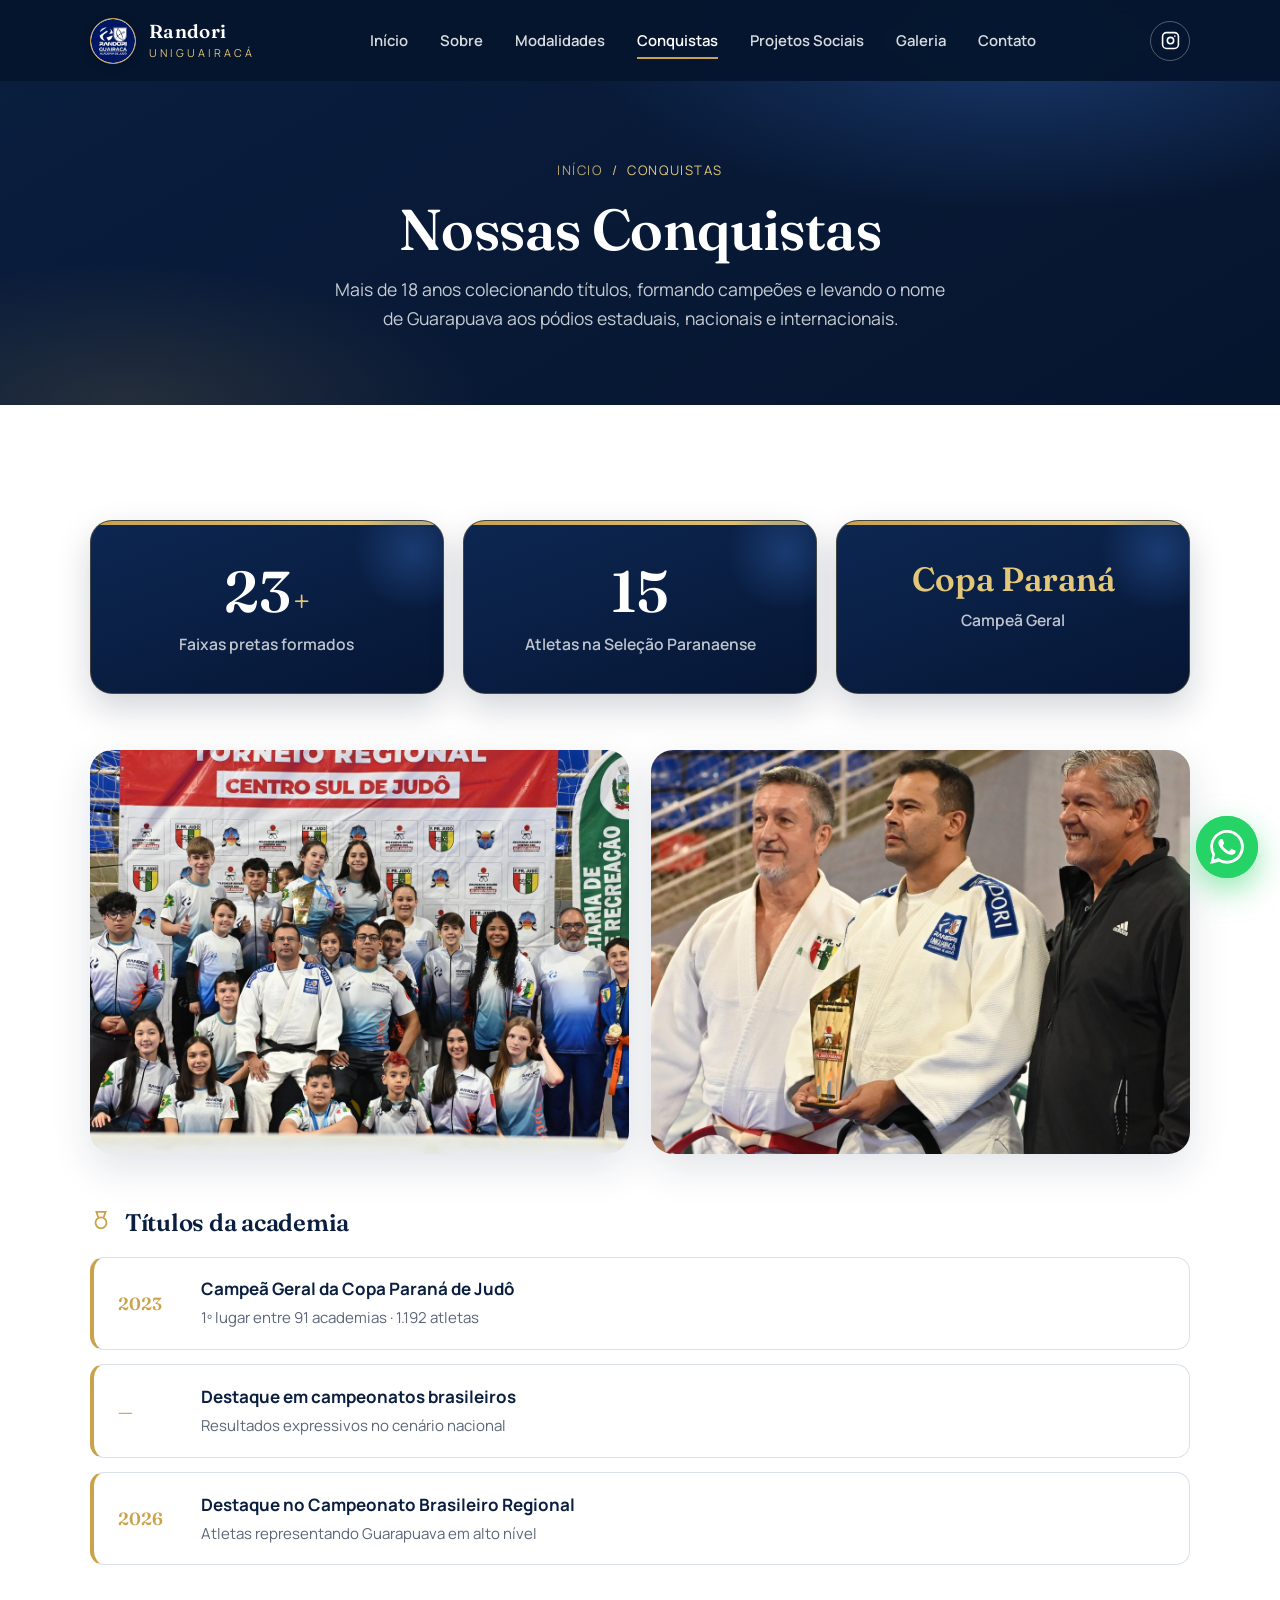
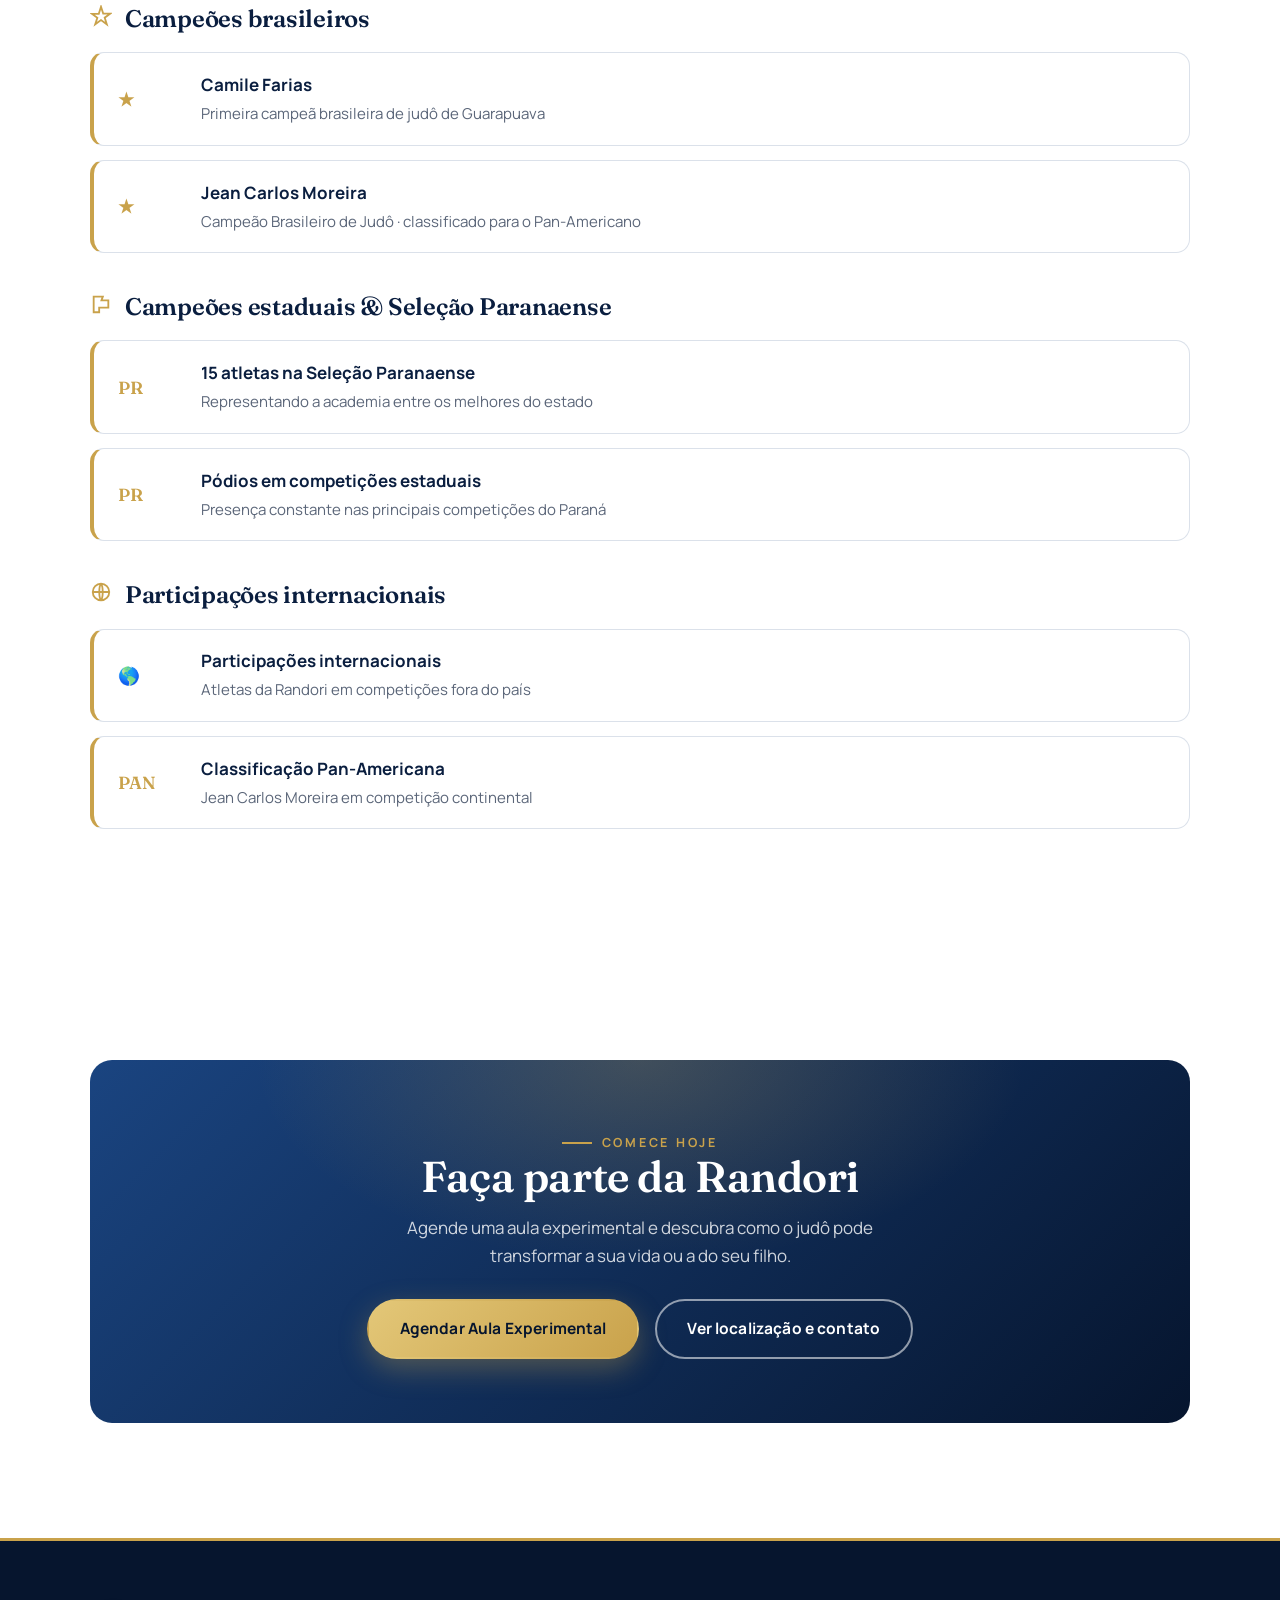
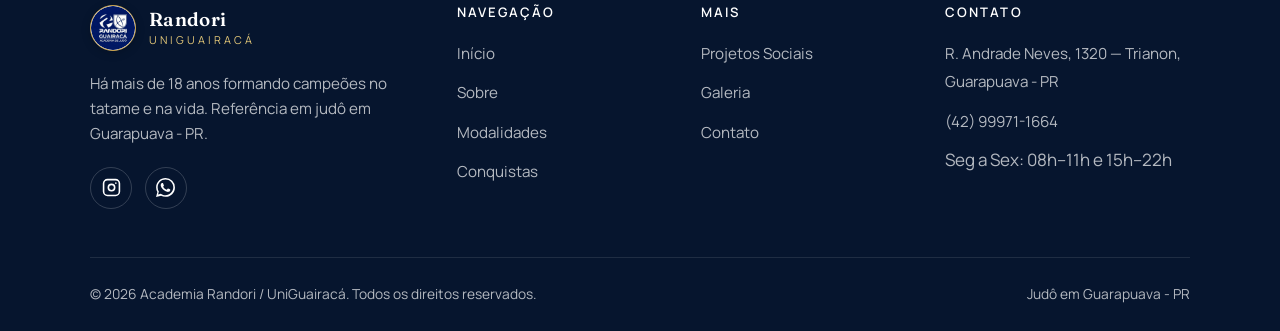
<file: conquistas.html>
<!DOCTYPE html>
<html lang="pt-BR">
<head>
  <meta charset="UTF-8">
  <meta name="viewport" content="width=device-width, initial-scale=1.0">
  <title>Conquistas | Academia Randori - Judô em Guarapuava</title>
  <link rel="icon" type="image/png" href="assets/img/favicon.png">
  <meta name="description" content="Títulos, campeões brasileiros, atletas da Seleção Paranaense e participações internacionais da Academia Randori de Judô em Guarapuava.">
  <meta name="robots" content="index, follow">
  <link rel="canonical" href="https://SEU-USUARIO.github.io/randori/conquistas.html">
  <meta property="og:type" content="website">
  <meta property="og:title" content="Conquistas | Academia Randori - Judô em Guarapuava">
  <meta property="og:description" content="Títulos, campeões brasileiros, atletas da Seleção Paranaense e participações internacionais da Academia Randori de Judô em Guarapuava.">
  <meta property="og:image" content="assets/img/og-image.jpg">
  <meta property="og:locale" content="pt_BR">
  <link rel="icon" type="image/svg+xml" href="assets/img/og-image.jpg">
  <link rel="preconnect" href="https://fonts.googleapis.com">
  <link rel="preconnect" href="https://fonts.gstatic.com" crossorigin>
  <link href="https://fonts.googleapis.com/css2?family=Fraunces:ital,opsz,wght@0,9..144,400;0,9..144,500;0,9..144,600;1,9..144,500&family=Manrope:wght@400;500;600;700;800&display=swap" rel="stylesheet">
  <link rel="stylesheet" href="assets/css/style.css">
</head>
<body>
  <header class="site-header solid">
    <div class="container nav">
      <a href="index.html" class="brand" aria-label="Academia Randori - início">
        <span class="brand-mark"><img src="assets/img/logo-randori.png" alt="Logo Academia Randori UniGuairacá" width="46" height="46"></span>
        <span class="brand-text"><strong>Randori</strong><span>UniGuairacá</span></span>
      </a>
      <nav class="nav-links" aria-label="Menu principal">
        <a href="index.html">Início</a>
        <a href="index.html#sobre">Sobre</a>
        <a href="index.html#modalidades">Modalidades</a>
        <a href="conquistas.html" class="active">Conquistas</a>
        <a href="projetos-sociais.html">Projetos Sociais</a>
        <a href="galeria.html">Galeria</a>
        <a href="contato.html">Contato</a>
      </nav>
      <div class="nav-actions">
        <a class="nav-ig" href="https://www.instagram.com/academia.randori.guairaca/" target="_blank" rel="noopener" aria-label="Instagram"><svg viewBox="0 0 24 24" fill="none" stroke="currentColor" stroke-width="2"><rect x="2" y="2" width="20" height="20" rx="5"></rect><circle cx="12" cy="12" r="4"></circle><circle cx="17.5" cy="6.5" r="1" fill="currentColor" stroke="none"></circle></svg></a>
        <button class="nav-toggle" aria-label="Abrir menu" aria-expanded="false"><span></span><span></span><span></span></button>
      </div>
    </div>
  </header>
  <section class="page-hero">
    <div class="container">
      <div class="breadcrumb reveal"><a href="index.html">Início</a> &nbsp;/&nbsp; Conquistas</div>
      <h1 class="reveal d1">Nossas Conquistas</h1>
      <p class="reveal d2">Mais de 18 anos colecionando títulos, formando campeões e levando o nome de Guarapuava aos pódios estaduais, nacionais e internacionais.</p>
    </div>
  </section>

  <section class="section">
    <div class="container">
      <!-- Resumo em números -->
      <div class="stats reveal" style="margin-bottom:3.5rem">
        <div class="stat-card"><div class="stat-num"><span data-count="23">0</span><span class="suffix">+</span></div><div class="stat-label">Faixas pretas formados</div></div>
        <div class="stat-card"><div class="stat-num"><span data-count="15">0</span></div><div class="stat-label">Atletas na Seleção Paranaense</div></div>
        <div class="stat-card"><div class="stat-num text-gold" style="font-size:clamp(1.5rem,3vw,2.1rem)">Copa Paraná</div><div class="stat-label">Campeã Geral</div></div>
      </div>

      <!-- Registros das conquistas -->
      <div class="cards-grid" style="grid-template-columns:1fr 1fr;margin-bottom:3.5rem">
        <div class="split-media reveal" style="aspect-ratio:4/3"><img src="assets/img/equipe.jpg" alt="Equipe da Academia Randori no Torneio Regional Centro-Sul de Judô" loading="lazy"></div>
        <div class="split-media reveal d1" style="aspect-ratio:4/3"><img src="assets/img/premiacao.jpg" alt="Premiação da Delegacia Centro-Sul de Judô" loading="lazy"></div>
      </div>

      <div class="achv-section">
        <div class="achv-block reveal">
          <h3><span class="pin"><svg width="22" height="22" viewBox="0 0 24 24" fill="none" stroke="currentColor" stroke-width="2"><circle cx="12" cy="14" r="6"/><path d="M9 8 7 2h10l-2 6"/></svg></span> Títulos da academia</h3>
          <div class="achv-list">
        <div class="achv-row reveal"><span class="yr">2023</span><span class="desc"><strong>Campeã Geral da Copa Paraná de Judô</strong><span>1º lugar entre 91 academias · 1.192 atletas</span></span></div>
        <div class="achv-row reveal"><span class="yr">—</span><span class="desc"><strong>Destaque em campeonatos brasileiros</strong><span>Resultados expressivos no cenário nacional</span></span></div>
        <div class="achv-row reveal"><span class="yr">2026</span><span class="desc"><strong>Destaque no Campeonato Brasileiro Regional</strong><span>Atletas representando Guarapuava em alto nível</span></span></div>
          </div>
        </div>

        <div class="achv-block reveal">
          <h3><span class="pin"><svg width="22" height="22" viewBox="0 0 24 24" fill="none" stroke="currentColor" stroke-width="2"><path d="M12 2l2.4 7.4H22l-6 4.4 2.3 7.2-6.3-4.6L5.7 21 8 14 2 9.6h7.6z"/></svg></span> Campeões brasileiros</h3>
          <div class="achv-list">
        <div class="achv-row reveal"><span class="yr">★</span><span class="desc"><strong>Camile Farias</strong><span>Primeira campeã brasileira de judô de Guarapuava</span></span></div>
        <div class="achv-row reveal"><span class="yr">★</span><span class="desc"><strong>Jean Carlos Moreira</strong><span>Campeão Brasileiro de Judô · classificado para o Pan-Americano</span></span></div>
          </div>
        </div>

        <div class="achv-block reveal">
          <h3><span class="pin"><svg width="22" height="22" viewBox="0 0 24 24" fill="none" stroke="currentColor" stroke-width="2"><path d="M4 21V4h10l-1.5 4H20v8H10v5z"/></svg></span> Campeões estaduais &amp; Seleção Paranaense</h3>
          <div class="achv-list">
        <div class="achv-row reveal"><span class="yr">PR</span><span class="desc"><strong>15 atletas na Seleção Paranaense</strong><span>Representando a academia entre os melhores do estado</span></span></div>
        <div class="achv-row reveal"><span class="yr">PR</span><span class="desc"><strong>Pódios em competições estaduais</strong><span>Presença constante nas principais competições do Paraná</span></span></div>
          </div>
        </div>

        <div class="achv-block reveal">
          <h3><span class="pin"><svg width="22" height="22" viewBox="0 0 24 24" fill="none" stroke="currentColor" stroke-width="2"><circle cx="12" cy="12" r="9"/><path d="M3 12h18M12 3c2.5 3 2.5 15 0 18M12 3c-2.5 3-2.5 15 0 18"/></svg></span> Participações internacionais</h3>
          <div class="achv-list">
        <div class="achv-row reveal"><span class="yr">🌎</span><span class="desc"><strong>Participações internacionais</strong><span>Atletas da Randori em competições fora do país</span></span></div>
        <div class="achv-row reveal"><span class="yr">PAN</span><span class="desc"><strong>Classificação Pan-Americana</strong><span>Jean Carlos Moreira em competição continental</span></span></div>
          </div>
        </div>
      </div>
    </div>
  </section>

  <section class="section">
    <div class="container">
      <div class="cta-band reveal">
        <span class="eyebrow" style="justify-content:center">Comece hoje</span>
        <h2>Faça parte da Randori</h2>
        <p>Agende uma aula experimental e descubra como o judô pode transformar a sua vida ou a do seu filho.</p>
        <div class="hero-cta">
          <a class="btn btn-gold" href="https://wa.me/5542999711664?text=Ol%C3%A1!%20Visitei%20o%20site%20da%20Academia%20Randori%20e%20gostaria%20de%20obter%20mais%20informa%C3%A7%C3%B5es%20sobre%20as%20aulas." target="_blank" rel="noopener">Agendar Aula Experimental</a>
          <a class="btn btn-outline" href="contato.html">Ver localização e contato</a>
        </div>
      </div>
    </div>
  </section>
  <footer class="site-footer">
    <div class="container">
      <div class="footer-grid">
        <div class="footer-brand">
          <a href="index.html" class="brand">
            <span class="brand-mark"><img src="assets/img/logo-randori.png" alt="Logo Academia Randori UniGuairacá" width="46" height="46"></span>
            <span class="brand-text"><strong>Randori</strong><span>UniGuairacá</span></span>
          </a>
          <p>Há mais de 18 anos formando campeões no tatame e na vida. Referência em judô em Guarapuava - PR.</p>
          <div class="footer-social">
            <a href="https://www.instagram.com/academia.randori.guairaca/" target="_blank" rel="noopener" aria-label="Instagram"><svg viewBox="0 0 24 24" fill="none" stroke="currentColor" stroke-width="2"><rect x="2" y="2" width="20" height="20" rx="5"></rect><circle cx="12" cy="12" r="4"></circle><circle cx="17.5" cy="6.5" r="1" fill="currentColor" stroke="none"></circle></svg></a>
            <a href="https://wa.me/5542999711664" target="_blank" rel="noopener" aria-label="WhatsApp"><svg viewBox="0 0 24 24" fill="currentColor"><path d="M.057 24l1.687-6.163a11.867 11.867 0 0 1-1.587-5.946C.16 5.335 5.495 0 12.05 0a11.817 11.817 0 0 1 8.413 3.488 11.824 11.824 0 0 1 3.48 8.414c-.003 6.557-5.338 11.892-11.893 11.892a11.9 11.9 0 0 1-5.688-1.448L.057 24zM6.597 20.13c1.676.995 3.276 1.591 5.392 1.592 5.448 0 9.886-4.434 9.889-9.885.002-5.462-4.415-9.89-9.881-9.892-5.452 0-9.887 4.434-9.889 9.884a9.86 9.86 0 0 0 1.51 5.26l-.999 3.648 3.477-.911zm11.387-5.464c-.074-.124-.272-.198-.57-.347-.297-.149-1.758-.868-2.031-.967-.272-.099-.47-.149-.669.149-.198.297-.768.967-.941 1.165-.173.198-.347.223-.644.074-.297-.149-1.255-.462-2.39-1.475-.883-.788-1.48-1.761-1.653-2.059-.173-.297-.018-.458.13-.606.134-.133.297-.347.446-.521.151-.172.2-.296.3-.495.099-.198.05-.372-.025-.521-.075-.148-.669-1.611-.916-2.206-.242-.579-.487-.501-.669-.51l-.57-.01c-.198 0-.52.074-.792.372s-1.04 1.016-1.04 2.479 1.065 2.876 1.213 3.074c.149.198 2.096 3.2 5.077 4.487.709.306 1.262.489 1.694.626.712.226 1.36.194 1.872.118.571-.085 1.758-.719 2.006-1.413.248-.694.248-1.289.173-1.413z"/></svg></a>
          </div>
        </div>
        <div class="footer-col">
          <h4>Navegação</h4>
          <ul>
            <li><a href="index.html">Início</a></li>
            <li><a href="index.html#sobre">Sobre</a></li>
            <li><a href="index.html#modalidades">Modalidades</a></li>
            <li><a href="conquistas.html">Conquistas</a></li>
          </ul>
        </div>
        <div class="footer-col">
          <h4>Mais</h4>
          <ul>
            <li><a href="projetos-sociais.html">Projetos Sociais</a></li>
            <li><a href="galeria.html">Galeria</a></li>
            <li><a href="contato.html">Contato</a></li>
          </ul>
        </div>
        <div class="footer-col">
          <h4>Contato</h4>
          <ul>
            <li><a href="https://maps.google.com/?q=R.+Andrade+Neves,+1320,+Trianon,+Guarapuava+-+PR" target="_blank" rel="noopener">R. Andrade Neves, 1320 — Trianon, Guarapuava - PR</a></li>
            <li><a href="tel:+5542999711664">(42) 99971-1664</a></li>
            <li>Seg a Sex: 08h–11h e 15h–22h</li>
          </ul>
        </div>
      </div>
      <div class="footer-bottom">
        <span>© <span id="year"></span> Academia Randori / UniGuairacá. Todos os direitos reservados.</span>
        <span>Judô em Guarapuava - PR</span>
      </div>
    </div>
  </footer>

  <a class="wa-float" href="https://wa.me/5542999711664?text=Ol%C3%A1!%20Visitei%20o%20site%20da%20Academia%20Randori%20e%20gostaria%20de%20obter%20mais%20informa%C3%A7%C3%B5es%20sobre%20as%20aulas." target="_blank" rel="noopener" aria-label="Falar no WhatsApp">
    <span class="wa-tip">Fale conosco no WhatsApp</span>
    <svg viewBox="0 0 24 24" fill="currentColor"><path d="M.057 24l1.687-6.163a11.867 11.867 0 0 1-1.587-5.946C.16 5.335 5.495 0 12.05 0a11.817 11.817 0 0 1 8.413 3.488 11.824 11.824 0 0 1 3.48 8.414c-.003 6.557-5.338 11.892-11.893 11.892a11.9 11.9 0 0 1-5.688-1.448L.057 24zM6.597 20.13c1.676.995 3.276 1.591 5.392 1.592 5.448 0 9.886-4.434 9.889-9.885.002-5.462-4.415-9.89-9.881-9.892-5.452 0-9.887 4.434-9.889 9.884a9.86 9.86 0 0 0 1.51 5.26l-.999 3.648 3.477-.911zm11.387-5.464c-.074-.124-.272-.198-.57-.347-.297-.149-1.758-.868-2.031-.967-.272-.099-.47-.149-.669.149-.198.297-.768.967-.941 1.165-.173.198-.347.223-.644.074-.297-.149-1.255-.462-2.39-1.475-.883-.788-1.48-1.761-1.653-2.059-.173-.297-.018-.458.13-.606.134-.133.297-.347.446-.521.151-.172.2-.296.3-.495.099-.198.05-.372-.025-.521-.075-.148-.669-1.611-.916-2.206-.242-.579-.487-.501-.669-.51l-.57-.01c-.198 0-.52.074-.792.372s-1.04 1.016-1.04 2.479 1.065 2.876 1.213 3.074c.149.198 2.096 3.2 5.077 4.487.709.306 1.262.489 1.694.626.712.226 1.36.194 1.872.118.571-.085 1.758-.719 2.006-1.413.248-.694.248-1.289.173-1.413z"/></svg>
  </a>

  <script src="assets/js/main.js"></script>
  <script>document.getElementById("year").textContent = new Date().getFullYear();</script>
</body>
</html>
</file>
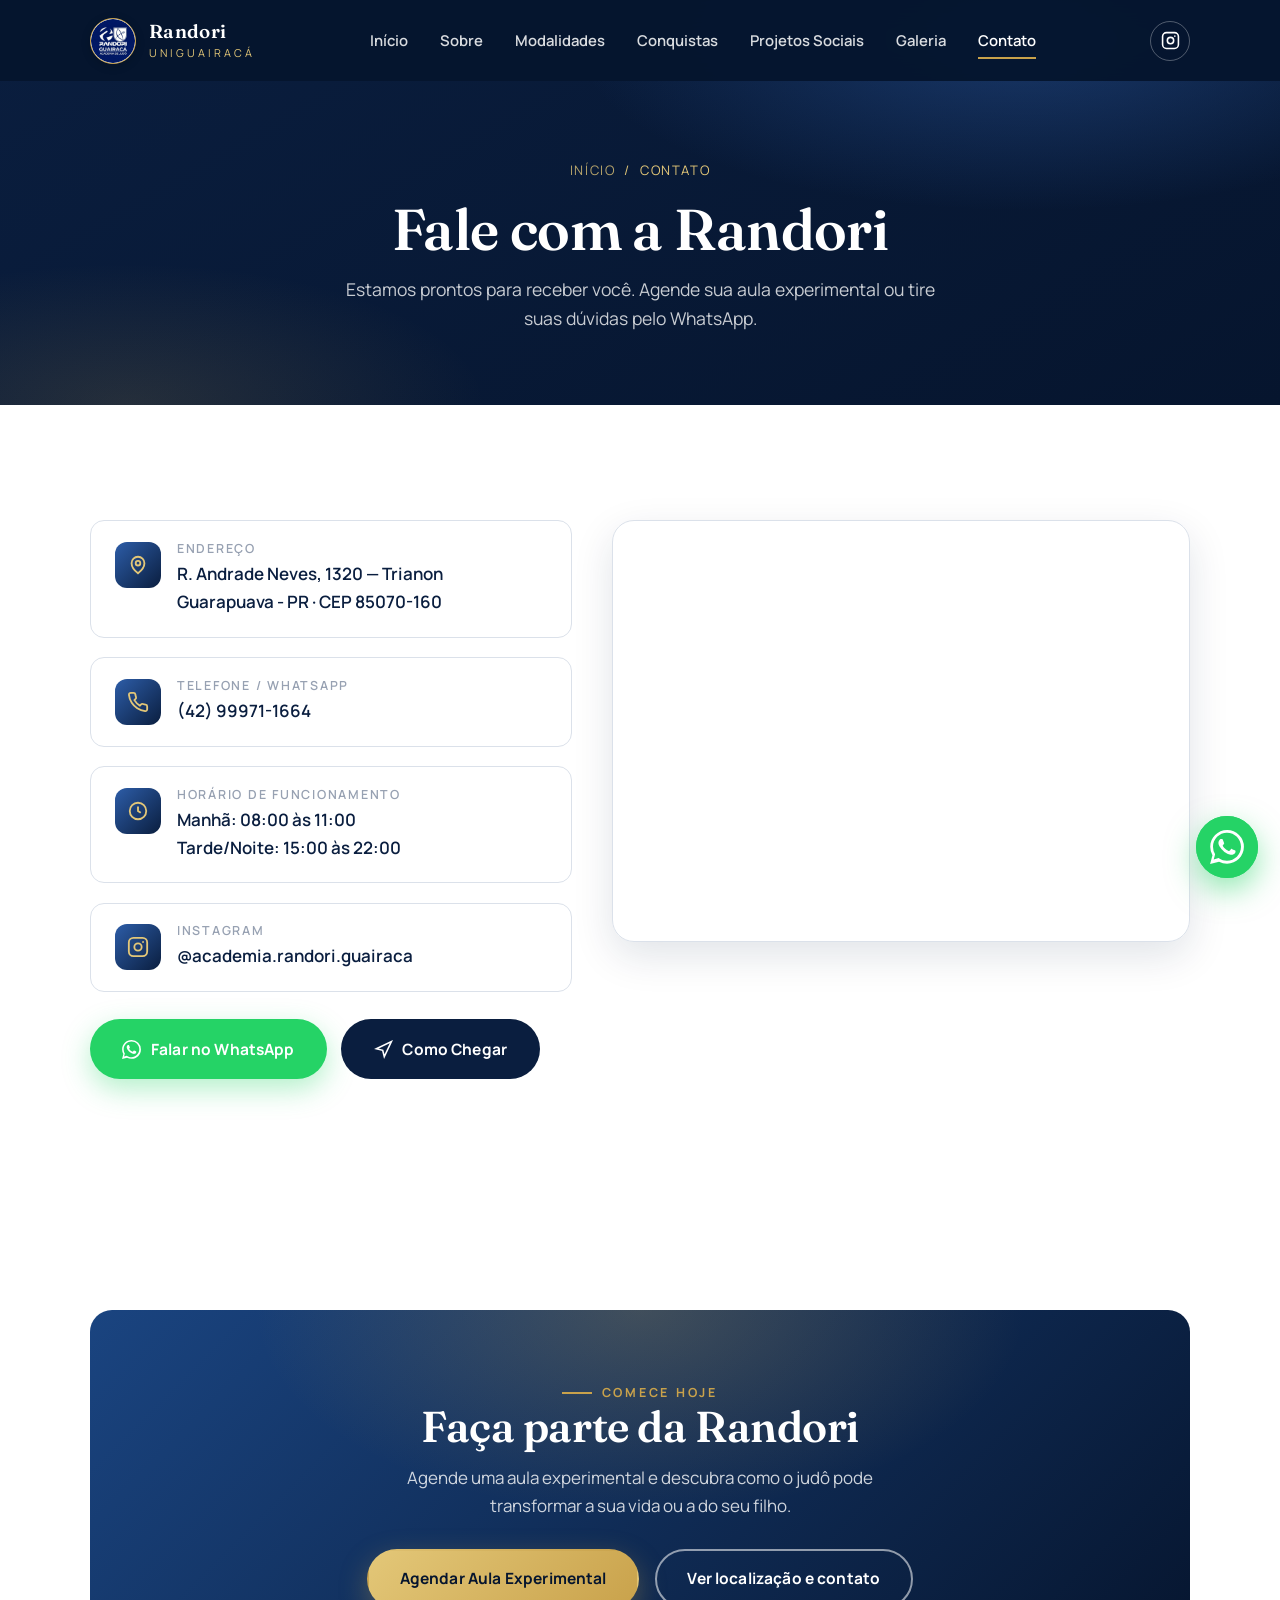
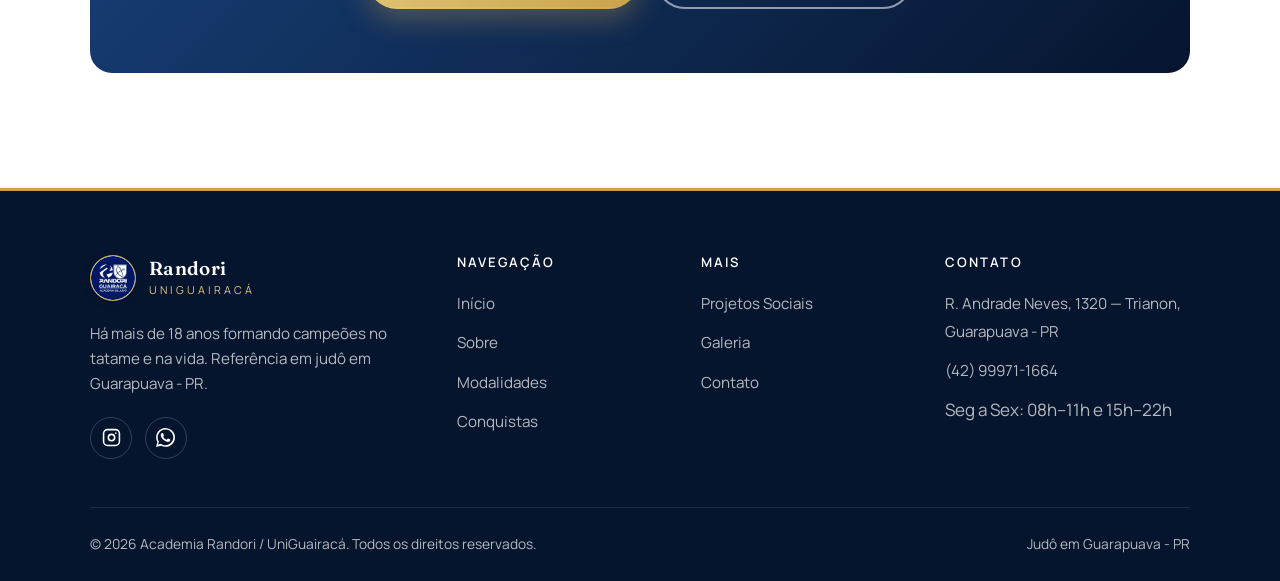
<file: contato.html>
<!DOCTYPE html>
<html lang="pt-BR">
<head>
  <meta charset="UTF-8">
  <meta name="viewport" content="width=device-width, initial-scale=1.0">
  <title>Contato | Academia Randori - Judô em Guarapuava</title>
  <link rel="icon" type="image/png" href="assets/img/favicon.png">
  <meta name="description" content="Entre em contato com a Academia Randori de Judô em Guarapuava - PR. Endereço, telefone, WhatsApp, horários e localização no mapa.">
  <meta name="robots" content="index, follow">
  <link rel="canonical" href="https://SEU-USUARIO.github.io/randori/contato.html">
  <meta property="og:type" content="website">
  <meta property="og:title" content="Contato | Academia Randori - Judô em Guarapuava">
  <meta property="og:description" content="Entre em contato com a Academia Randori de Judô em Guarapuava - PR. Endereço, telefone, WhatsApp, horários e localização no mapa.">
  <meta property="og:image" content="assets/img/og-image.jpg">
  <meta property="og:locale" content="pt_BR">
  <link rel="icon" type="image/svg+xml" href="assets/img/og-image.jpg">
  <link rel="preconnect" href="https://fonts.googleapis.com">
  <link rel="preconnect" href="https://fonts.gstatic.com" crossorigin>
  <link href="https://fonts.googleapis.com/css2?family=Fraunces:ital,opsz,wght@0,9..144,400;0,9..144,500;0,9..144,600;1,9..144,500&family=Manrope:wght@400;500;600;700;800&display=swap" rel="stylesheet">
  <link rel="stylesheet" href="assets/css/style.css">
</head>
<body>
  <header class="site-header solid">
    <div class="container nav">
      <a href="index.html" class="brand" aria-label="Academia Randori - início">
        <span class="brand-mark"><img src="assets/img/logo-randori.png" alt="Logo Academia Randori UniGuairacá" width="46" height="46"></span>
        <span class="brand-text"><strong>Randori</strong><span>UniGuairacá</span></span>
      </a>
      <nav class="nav-links" aria-label="Menu principal">
        <a href="index.html">Início</a>
        <a href="index.html#sobre">Sobre</a>
        <a href="index.html#modalidades">Modalidades</a>
        <a href="conquistas.html">Conquistas</a>
        <a href="projetos-sociais.html">Projetos Sociais</a>
        <a href="galeria.html">Galeria</a>
        <a href="contato.html" class="active">Contato</a>
      </nav>
      <div class="nav-actions">
        <a class="nav-ig" href="https://www.instagram.com/academia.randori.guairaca/" target="_blank" rel="noopener" aria-label="Instagram"><svg viewBox="0 0 24 24" fill="none" stroke="currentColor" stroke-width="2"><rect x="2" y="2" width="20" height="20" rx="5"></rect><circle cx="12" cy="12" r="4"></circle><circle cx="17.5" cy="6.5" r="1" fill="currentColor" stroke="none"></circle></svg></a>
        <button class="nav-toggle" aria-label="Abrir menu" aria-expanded="false"><span></span><span></span><span></span></button>
      </div>
    </div>
  </header>
  <section class="page-hero">
    <div class="container">
      <div class="breadcrumb reveal"><a href="index.html">Início</a> &nbsp;/&nbsp; Contato</div>
      <h1 class="reveal d1">Fale com a Randori</h1>
      <p class="reveal d2">Estamos prontos para receber você. Agende sua aula experimental ou tire suas dúvidas pelo WhatsApp.</p>
    </div>
  </section>

  <section class="section">
    <div class="container contact-grid">
      <div class="contact-info">
        <div class="contact-row reveal">
          <span class="ic"><svg viewBox="0 0 24 24" fill="none" stroke="currentColor" stroke-width="2"><path d="M12 21s-7-5.5-7-11a7 7 0 0 1 14 0c0 5.5-7 11-7 11z"/><circle cx="12" cy="10" r="2.5"/></svg></span>
          <div><h4>Endereço</h4><p>R. Andrade Neves, 1320 — Trianon<br>Guarapuava - PR · CEP 85070-160</p></div>
        </div>
        <div class="contact-row reveal d1">
          <span class="ic"><svg viewBox="0 0 24 24" fill="none" stroke="currentColor" stroke-width="2"><path d="M22 16.92v3a2 2 0 0 1-2.18 2 19.8 19.8 0 0 1-8.63-3.07 19.5 19.5 0 0 1-6-6 19.8 19.8 0 0 1-3.07-8.67A2 2 0 0 1 4.11 2h3a2 2 0 0 1 2 1.72c.13.96.36 1.9.7 2.81a2 2 0 0 1-.45 2.11L8.09 9.91a16 16 0 0 0 6 6l1.27-1.27a2 2 0 0 1 2.11-.45c.91.34 1.85.57 2.81.7A2 2 0 0 1 22 16.92z"/></svg></span>
          <div><h4>Telefone / WhatsApp</h4><p><a href="tel:+5542999711664">(42) 99971-1664</a></p></div>
        </div>
        <div class="contact-row reveal">
          <span class="ic"><svg viewBox="0 0 24 24" fill="none" stroke="currentColor" stroke-width="2"><circle cx="12" cy="12" r="9"/><path d="M12 7v5l3 2"/></svg></span>
          <div><h4>Horário de funcionamento</h4><p>Manhã: 08:00 às 11:00<br>Tarde/Noite: 15:00 às 22:00</p></div>
        </div>
        <div class="contact-row reveal d1">
          <span class="ic"><svg viewBox="0 0 24 24" fill="none" stroke="currentColor" stroke-width="2"><rect x="2" y="2" width="20" height="20" rx="5"></rect><circle cx="12" cy="12" r="4"></circle><circle cx="17.5" cy="6.5" r="1" fill="currentColor" stroke="none"></circle></svg></span>
          <div><h4>Instagram</h4><p><a href="https://www.instagram.com/academia.randori.guairaca/" target="_blank" rel="noopener">@academia.randori.guairaca</a></p></div>
        </div>

        <div style="display:flex;gap:.9rem;flex-wrap:wrap;margin-top:.5rem" class="reveal">
          <a class="btn btn-whatsapp" href="https://wa.me/5542999711664?text=Ol%C3%A1!%20Visitei%20o%20site%20da%20Academia%20Randori%20e%20gostaria%20de%20obter%20mais%20informa%C3%A7%C3%B5es%20sobre%20as%20aulas." target="_blank" rel="noopener"><svg viewBox="0 0 24 24" fill="currentColor"><path d="M.057 24l1.687-6.163a11.867 11.867 0 0 1-1.587-5.946C.16 5.335 5.495 0 12.05 0a11.817 11.817 0 0 1 8.413 3.488 11.824 11.824 0 0 1 3.48 8.414c-.003 6.557-5.338 11.892-11.893 11.892a11.9 11.9 0 0 1-5.688-1.448L.057 24zM6.597 20.13c1.676.995 3.276 1.591 5.392 1.592 5.448 0 9.886-4.434 9.889-9.885.002-5.462-4.415-9.89-9.881-9.892-5.452 0-9.887 4.434-9.889 9.884a9.86 9.86 0 0 0 1.51 5.26l-.999 3.648 3.477-.911zm11.387-5.464c-.074-.124-.272-.198-.57-.347-.297-.149-1.758-.868-2.031-.967-.272-.099-.47-.149-.669.149-.198.297-.768.967-.941 1.165-.173.198-.347.223-.644.074-.297-.149-1.255-.462-2.39-1.475-.883-.788-1.48-1.761-1.653-2.059-.173-.297-.018-.458.13-.606.134-.133.297-.347.446-.521.151-.172.2-.296.3-.495.099-.198.05-.372-.025-.521-.075-.148-.669-1.611-.916-2.206-.242-.579-.487-.501-.669-.51l-.57-.01c-.198 0-.52.074-.792.372s-1.04 1.016-1.04 2.479 1.065 2.876 1.213 3.074c.149.198 2.096 3.2 5.077 4.487.709.306 1.262.489 1.694.626.712.226 1.36.194 1.872.118.571-.085 1.758-.719 2.006-1.413.248-.694.248-1.289.173-1.413z"/></svg> Falar no WhatsApp</a>
          <a class="btn btn-navy" href="https://www.google.com/maps/dir/?api=1&destination=R.+Andrade+Neves,+1320,+Trianon,+Guarapuava+-+PR,+85070-160" target="_blank" rel="noopener">
            <svg viewBox="0 0 24 24" fill="none" stroke="currentColor" stroke-width="2"><path d="M3 11l19-9-9 19-2-8-8-2z"/></svg>
            Como Chegar
          </a>
        </div>
      </div>

      <div class="map-wrap reveal d1">
        <iframe src="https://www.google.com/maps?q=R.+Andrade+Neves,+1320,+Trianon,+Guarapuava+-+PR,+85070-160&output=embed" loading="lazy" referrerpolicy="no-referrer-when-downgrade" title="Localização da Academia Randori no mapa" allowfullscreen></iframe>
      </div>
    </div>
  </section>

  <section class="section">
    <div class="container">
      <div class="cta-band reveal">
        <span class="eyebrow" style="justify-content:center">Comece hoje</span>
        <h2>Faça parte da Randori</h2>
        <p>Agende uma aula experimental e descubra como o judô pode transformar a sua vida ou a do seu filho.</p>
        <div class="hero-cta">
          <a class="btn btn-gold" href="https://wa.me/5542999711664?text=Ol%C3%A1!%20Visitei%20o%20site%20da%20Academia%20Randori%20e%20gostaria%20de%20obter%20mais%20informa%C3%A7%C3%B5es%20sobre%20as%20aulas." target="_blank" rel="noopener">Agendar Aula Experimental</a>
          <a class="btn btn-outline" href="contato.html">Ver localização e contato</a>
        </div>
      </div>
    </div>
  </section>
  <footer class="site-footer">
    <div class="container">
      <div class="footer-grid">
        <div class="footer-brand">
          <a href="index.html" class="brand">
            <span class="brand-mark"><img src="assets/img/logo-randori.png" alt="Logo Academia Randori UniGuairacá" width="46" height="46"></span>
            <span class="brand-text"><strong>Randori</strong><span>UniGuairacá</span></span>
          </a>
          <p>Há mais de 18 anos formando campeões no tatame e na vida. Referência em judô em Guarapuava - PR.</p>
          <div class="footer-social">
            <a href="https://www.instagram.com/academia.randori.guairaca/" target="_blank" rel="noopener" aria-label="Instagram"><svg viewBox="0 0 24 24" fill="none" stroke="currentColor" stroke-width="2"><rect x="2" y="2" width="20" height="20" rx="5"></rect><circle cx="12" cy="12" r="4"></circle><circle cx="17.5" cy="6.5" r="1" fill="currentColor" stroke="none"></circle></svg></a>
            <a href="https://wa.me/5542999711664" target="_blank" rel="noopener" aria-label="WhatsApp"><svg viewBox="0 0 24 24" fill="currentColor"><path d="M.057 24l1.687-6.163a11.867 11.867 0 0 1-1.587-5.946C.16 5.335 5.495 0 12.05 0a11.817 11.817 0 0 1 8.413 3.488 11.824 11.824 0 0 1 3.48 8.414c-.003 6.557-5.338 11.892-11.893 11.892a11.9 11.9 0 0 1-5.688-1.448L.057 24zM6.597 20.13c1.676.995 3.276 1.591 5.392 1.592 5.448 0 9.886-4.434 9.889-9.885.002-5.462-4.415-9.89-9.881-9.892-5.452 0-9.887 4.434-9.889 9.884a9.86 9.86 0 0 0 1.51 5.26l-.999 3.648 3.477-.911zm11.387-5.464c-.074-.124-.272-.198-.57-.347-.297-.149-1.758-.868-2.031-.967-.272-.099-.47-.149-.669.149-.198.297-.768.967-.941 1.165-.173.198-.347.223-.644.074-.297-.149-1.255-.462-2.39-1.475-.883-.788-1.48-1.761-1.653-2.059-.173-.297-.018-.458.13-.606.134-.133.297-.347.446-.521.151-.172.2-.296.3-.495.099-.198.05-.372-.025-.521-.075-.148-.669-1.611-.916-2.206-.242-.579-.487-.501-.669-.51l-.57-.01c-.198 0-.52.074-.792.372s-1.04 1.016-1.04 2.479 1.065 2.876 1.213 3.074c.149.198 2.096 3.2 5.077 4.487.709.306 1.262.489 1.694.626.712.226 1.36.194 1.872.118.571-.085 1.758-.719 2.006-1.413.248-.694.248-1.289.173-1.413z"/></svg></a>
          </div>
        </div>
        <div class="footer-col">
          <h4>Navegação</h4>
          <ul>
            <li><a href="index.html">Início</a></li>
            <li><a href="index.html#sobre">Sobre</a></li>
            <li><a href="index.html#modalidades">Modalidades</a></li>
            <li><a href="conquistas.html">Conquistas</a></li>
          </ul>
        </div>
        <div class="footer-col">
          <h4>Mais</h4>
          <ul>
            <li><a href="projetos-sociais.html">Projetos Sociais</a></li>
            <li><a href="galeria.html">Galeria</a></li>
            <li><a href="contato.html">Contato</a></li>
          </ul>
        </div>
        <div class="footer-col">
          <h4>Contato</h4>
          <ul>
            <li><a href="https://maps.google.com/?q=R.+Andrade+Neves,+1320,+Trianon,+Guarapuava+-+PR" target="_blank" rel="noopener">R. Andrade Neves, 1320 — Trianon, Guarapuava - PR</a></li>
            <li><a href="tel:+5542999711664">(42) 99971-1664</a></li>
            <li>Seg a Sex: 08h–11h e 15h–22h</li>
          </ul>
        </div>
      </div>
      <div class="footer-bottom">
        <span>© <span id="year"></span> Academia Randori / UniGuairacá. Todos os direitos reservados.</span>
        <span>Judô em Guarapuava - PR</span>
      </div>
    </div>
  </footer>

  <a class="wa-float" href="https://wa.me/5542999711664?text=Ol%C3%A1!%20Visitei%20o%20site%20da%20Academia%20Randori%20e%20gostaria%20de%20obter%20mais%20informa%C3%A7%C3%B5es%20sobre%20as%20aulas." target="_blank" rel="noopener" aria-label="Falar no WhatsApp">
    <span class="wa-tip">Fale conosco no WhatsApp</span>
    <svg viewBox="0 0 24 24" fill="currentColor"><path d="M.057 24l1.687-6.163a11.867 11.867 0 0 1-1.587-5.946C.16 5.335 5.495 0 12.05 0a11.817 11.817 0 0 1 8.413 3.488 11.824 11.824 0 0 1 3.48 8.414c-.003 6.557-5.338 11.892-11.893 11.892a11.9 11.9 0 0 1-5.688-1.448L.057 24zM6.597 20.13c1.676.995 3.276 1.591 5.392 1.592 5.448 0 9.886-4.434 9.889-9.885.002-5.462-4.415-9.89-9.881-9.892-5.452 0-9.887 4.434-9.889 9.884a9.86 9.86 0 0 0 1.51 5.26l-.999 3.648 3.477-.911zm11.387-5.464c-.074-.124-.272-.198-.57-.347-.297-.149-1.758-.868-2.031-.967-.272-.099-.47-.149-.669.149-.198.297-.768.967-.941 1.165-.173.198-.347.223-.644.074-.297-.149-1.255-.462-2.39-1.475-.883-.788-1.48-1.761-1.653-2.059-.173-.297-.018-.458.13-.606.134-.133.297-.347.446-.521.151-.172.2-.296.3-.495.099-.198.05-.372-.025-.521-.075-.148-.669-1.611-.916-2.206-.242-.579-.487-.501-.669-.51l-.57-.01c-.198 0-.52.074-.792.372s-1.04 1.016-1.04 2.479 1.065 2.876 1.213 3.074c.149.198 2.096 3.2 5.077 4.487.709.306 1.262.489 1.694.626.712.226 1.36.194 1.872.118.571-.085 1.758-.719 2.006-1.413.248-.694.248-1.289.173-1.413z"/></svg>
  </a>

  <script src="assets/js/main.js"></script>
  <script>document.getElementById("year").textContent = new Date().getFullYear();</script>
</body>
</html>
</file>
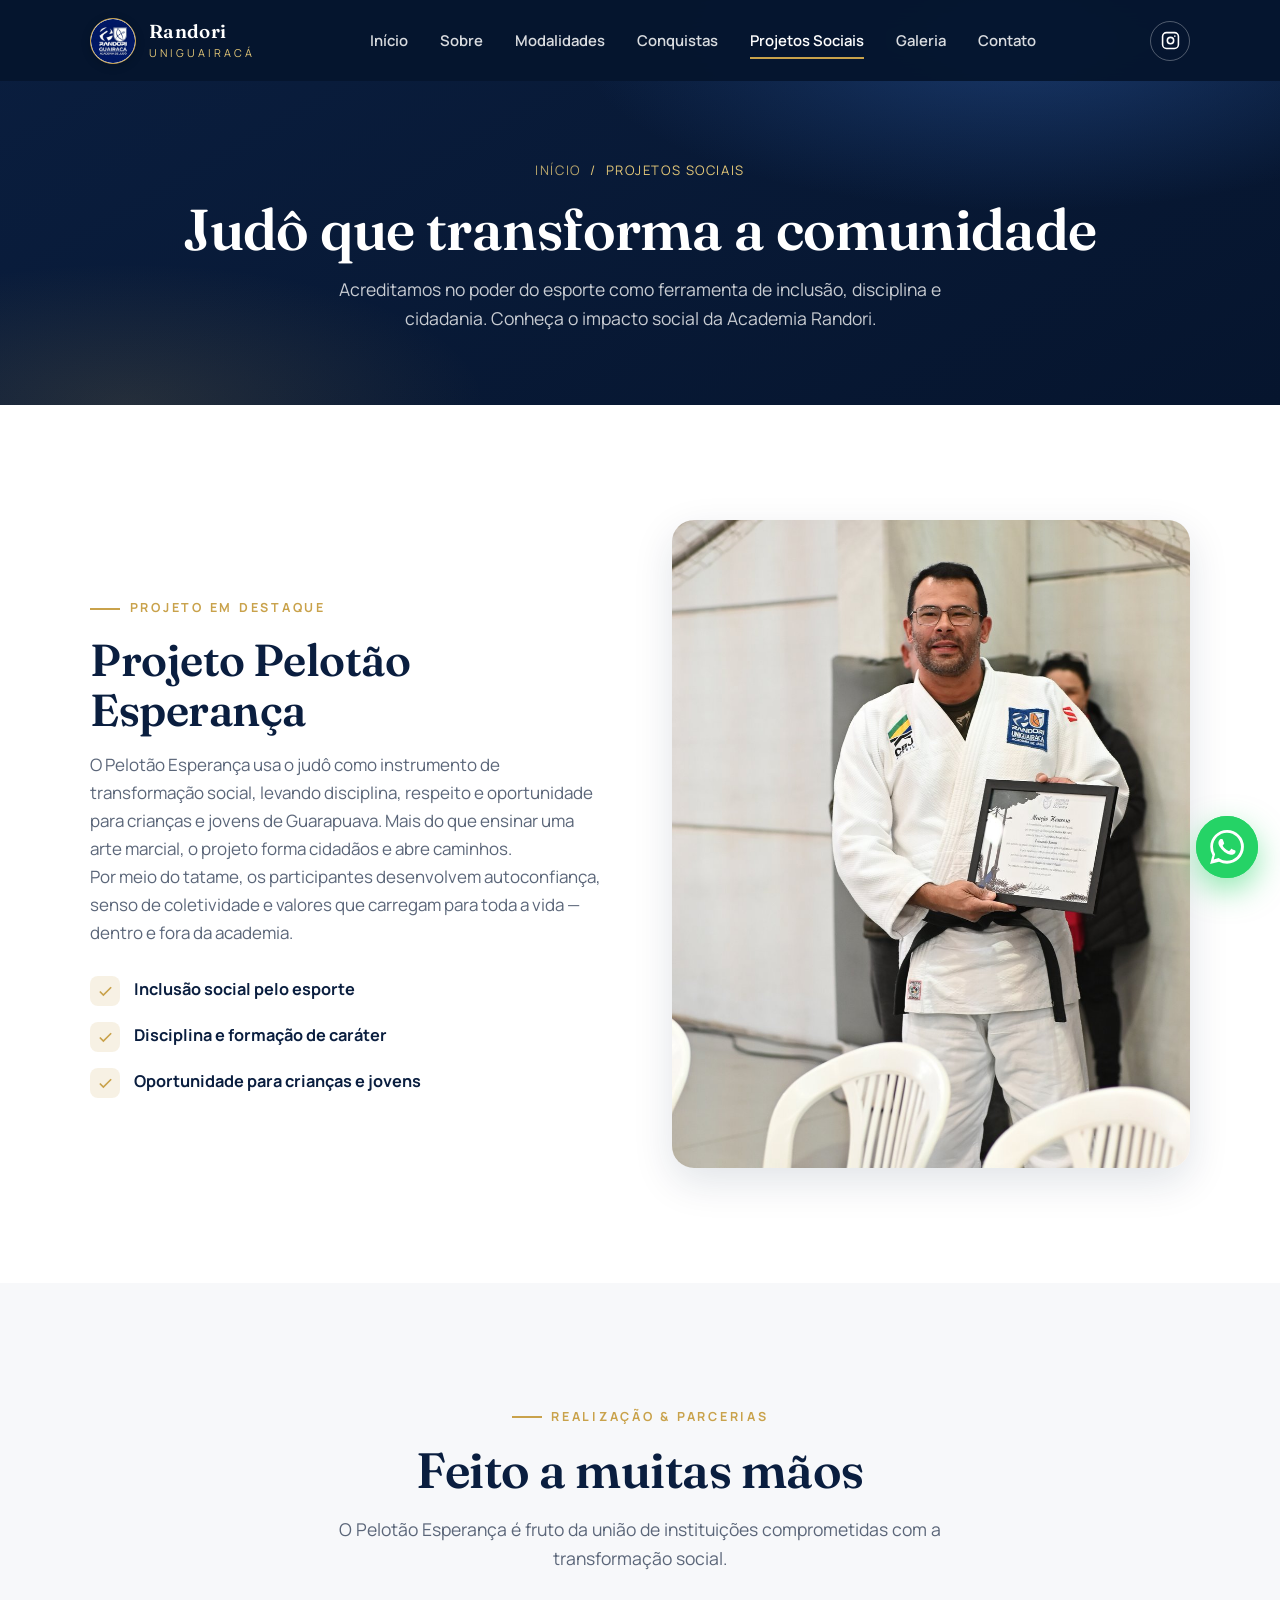
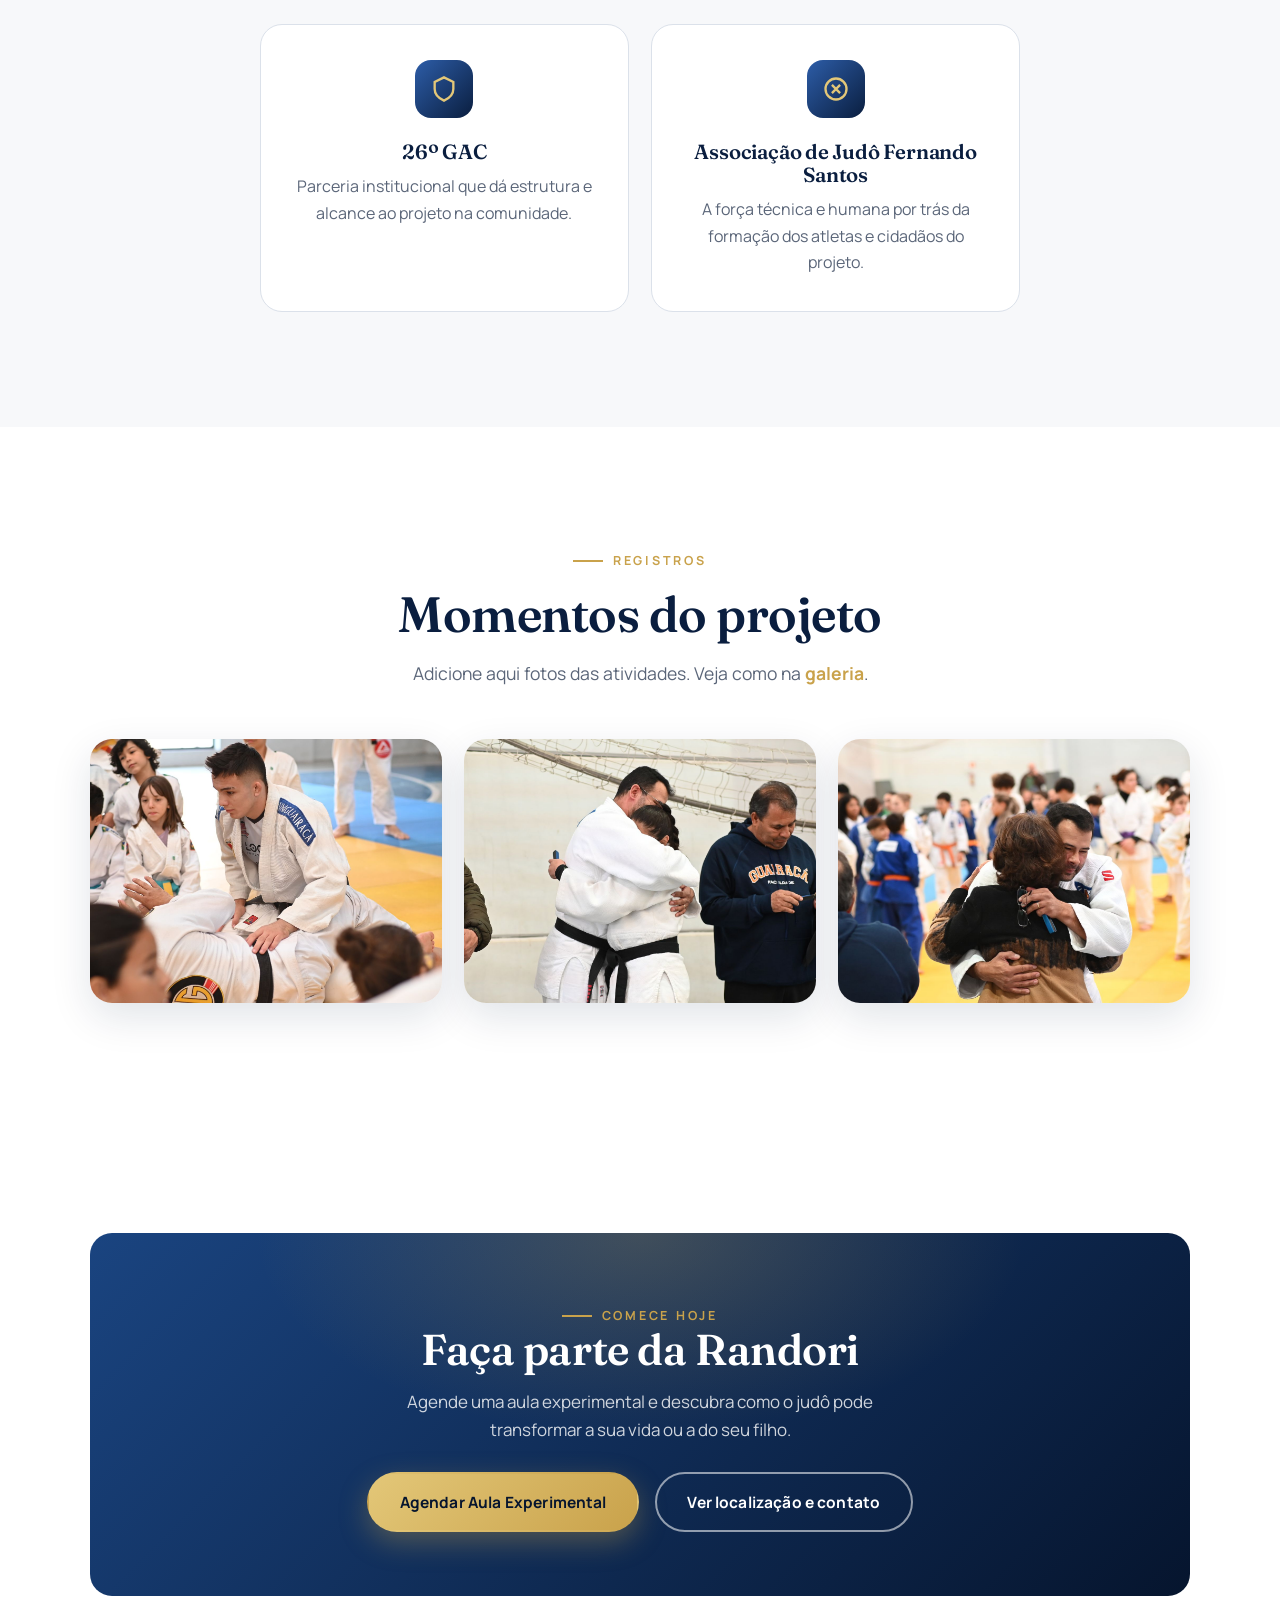
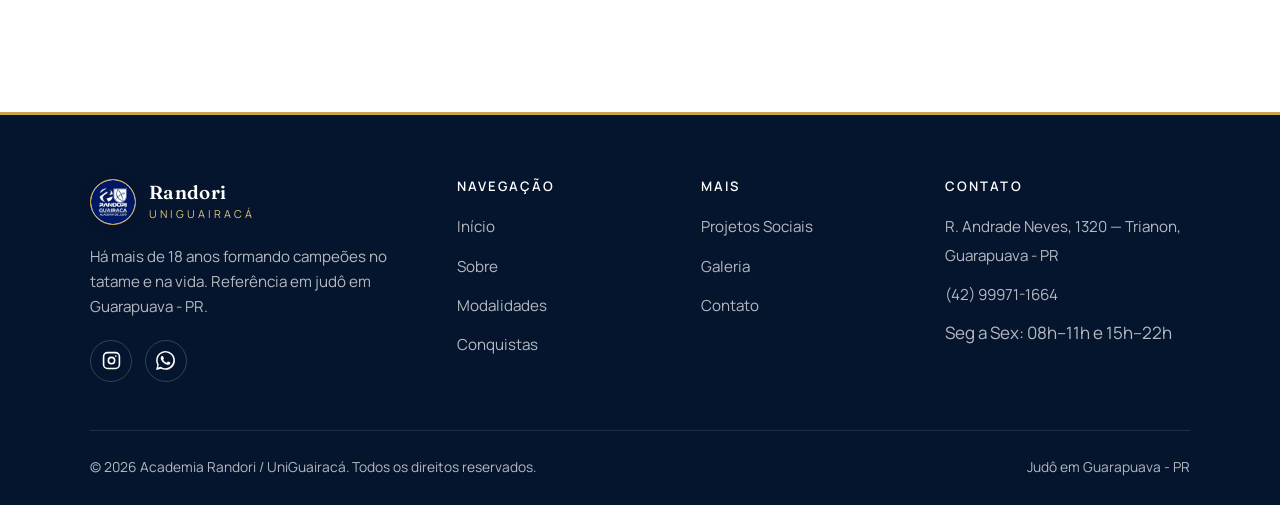
<file: projetos-sociais.html>
<!DOCTYPE html>
<html lang="pt-BR">
<head>
  <meta charset="UTF-8">
  <meta name="viewport" content="width=device-width, initial-scale=1.0">
  <title>Projetos Sociais | Academia Randori - Judô em Guarapuava</title>
  <link rel="icon" type="image/png" href="assets/img/favicon.png">
  <meta name="description" content="Projeto Pelotão Esperança: judô e cidadania em Guarapuava. Parceria entre a Academia Randori, o 26º GAC e a Associação de Judô Fernando Santos.">
  <meta name="robots" content="index, follow">
  <link rel="canonical" href="https://SEU-USUARIO.github.io/randori/projetos-sociais.html">
  <meta property="og:type" content="website">
  <meta property="og:title" content="Projetos Sociais | Academia Randori - Judô em Guarapuava">
  <meta property="og:description" content="Projeto Pelotão Esperança: judô e cidadania em Guarapuava. Parceria entre a Academia Randori, o 26º GAC e a Associação de Judô Fernando Santos.">
  <meta property="og:image" content="assets/img/og-image.jpg">
  <meta property="og:locale" content="pt_BR">
  <link rel="icon" type="image/svg+xml" href="assets/img/og-image.jpg">
  <link rel="preconnect" href="https://fonts.googleapis.com">
  <link rel="preconnect" href="https://fonts.gstatic.com" crossorigin>
  <link href="https://fonts.googleapis.com/css2?family=Fraunces:ital,opsz,wght@0,9..144,400;0,9..144,500;0,9..144,600;1,9..144,500&family=Manrope:wght@400;500;600;700;800&display=swap" rel="stylesheet">
  <link rel="stylesheet" href="assets/css/style.css">
</head>
<body>
  <header class="site-header solid">
    <div class="container nav">
      <a href="index.html" class="brand" aria-label="Academia Randori - início">
        <span class="brand-mark"><img src="assets/img/logo-randori.png" alt="Logo Academia Randori UniGuairacá" width="46" height="46"></span>
        <span class="brand-text"><strong>Randori</strong><span>UniGuairacá</span></span>
      </a>
      <nav class="nav-links" aria-label="Menu principal">
        <a href="index.html">Início</a>
        <a href="index.html#sobre">Sobre</a>
        <a href="index.html#modalidades">Modalidades</a>
        <a href="conquistas.html">Conquistas</a>
        <a href="projetos-sociais.html" class="active">Projetos Sociais</a>
        <a href="galeria.html">Galeria</a>
        <a href="contato.html">Contato</a>
      </nav>
      <div class="nav-actions">
        <a class="nav-ig" href="https://www.instagram.com/academia.randori.guairaca/" target="_blank" rel="noopener" aria-label="Instagram"><svg viewBox="0 0 24 24" fill="none" stroke="currentColor" stroke-width="2"><rect x="2" y="2" width="20" height="20" rx="5"></rect><circle cx="12" cy="12" r="4"></circle><circle cx="17.5" cy="6.5" r="1" fill="currentColor" stroke="none"></circle></svg></a>
        <button class="nav-toggle" aria-label="Abrir menu" aria-expanded="false"><span></span><span></span><span></span></button>
      </div>
    </div>
  </header>
  <section class="page-hero">
    <div class="container">
      <div class="breadcrumb reveal"><a href="index.html">Início</a> &nbsp;/&nbsp; Projetos Sociais</div>
      <h1 class="reveal d1">Judô que transforma a comunidade</h1>
      <p class="reveal d2">Acreditamos no poder do esporte como ferramenta de inclusão, disciplina e cidadania. Conheça o impacto social da Academia Randori.</p>
    </div>
  </section>

  <section class="section">
    <div class="container split">
      <div class="reveal">
        <span class="eyebrow">Projeto em destaque</span>
        <h2 style="margin:1rem 0;font-size:clamp(1.9rem,4vw,2.8rem)">Projeto Pelotão Esperança</h2>
        <p style="color:var(--gray-600)">O Pelotão Esperança usa o judô como instrumento de transformação social, levando disciplina, respeito e oportunidade para crianças e jovens de Guarapuava. Mais do que ensinar uma arte marcial, o projeto forma cidadãos e abre caminhos.</p>
        <p style="color:var(--gray-600)">Por meio do tatame, os participantes desenvolvem autoconfiança, senso de coletividade e valores que carregam para toda a vida — dentro e fora da academia.</p>
        <div style="margin:1.8rem 0 0">
          <div class="benefit" style="margin-bottom:1rem"><span class="check"><svg viewBox="0 0 24 24" fill="none" stroke="currentColor" stroke-width="2.4"><path d="M20 6 9 17l-5-5"/></svg></span><span><strong>Inclusão social pelo esporte</strong></span></div>
          <div class="benefit" style="margin-bottom:1rem"><span class="check"><svg viewBox="0 0 24 24" fill="none" stroke="currentColor" stroke-width="2.4"><path d="M20 6 9 17l-5-5"/></svg></span><span><strong>Disciplina e formação de caráter</strong></span></div>
          <div class="benefit"><span class="check"><svg viewBox="0 0 24 24" fill="none" stroke="currentColor" stroke-width="2.4"><path d="M20 6 9 17l-5-5"/></svg></span><span><strong>Oportunidade para crianças e jovens</strong></span></div>
        </div>
      </div>
      <div class="split-media media-portrait reveal d1">
        <img src="assets/img/projeto-1.jpg" alt="Sensei Fernando Santos recebe a Menção Honrosa" style="object-position:center top">
      </div>
    </div>
  </section>

  <!-- Parcerias -->
  <section class="section bg-cream">
    <div class="container">
      <div class="section-head center">
        <span class="eyebrow reveal">Realização &amp; Parcerias</span>
        <h2 class="reveal d1">Feito a muitas mãos</h2>
        <p class="reveal d2">O Pelotão Esperança é fruto da união de instituições comprometidas com a transformação social.</p>
      </div>
      <div class="cards-grid" style="grid-template-columns:repeat(2,1fr);max-width:760px;margin-inline:auto">
        <div class="feature reveal" style="text-align:center">
          <span class="icon" style="margin-inline:auto"><svg viewBox="0 0 24 24" fill="none" stroke="currentColor" stroke-width="2"><path d="M12 2 4 6v6c0 5 3.5 8 8 10 4.5-2 8-5 8-10V6z"/></svg></span>
          <h3>26º GAC</h3>
          <p>Parceria institucional que dá estrutura e alcance ao projeto na comunidade.</p>
        </div>
        <div class="feature reveal d1" style="text-align:center">
          <span class="icon" style="margin-inline:auto"><svg viewBox="0 0 24 24" fill="none" stroke="currentColor" stroke-width="2"><circle cx="12" cy="12" r="9"/><path d="M8.5 8.5 15.5 15.5M15.5 8.5 8.5 15.5"/></svg></span>
          <h3>Associação de Judô Fernando Santos</h3>
          <p>A força técnica e humana por trás da formação dos atletas e cidadãos do projeto.</p>
        </div>
      </div>
    </div>
  </section>

  <!-- Área para fotos do projeto -->
  <section class="section">
    <div class="container">
      <div class="section-head center">
        <span class="eyebrow reveal">Registros</span>
        <h2 class="reveal d1">Momentos do projeto</h2>
        <p class="reveal d2">Adicione aqui fotos das atividades. Veja como na <a href="galeria.html" style="color:var(--gold);font-weight:700">galeria</a>.</p>
      </div>
      <div class="cards-grid">
        <div class="split-media reveal" style="aspect-ratio:4/3"><img src="assets/galeria/projetos-sociais/projeto-social-06.jpg" alt="Atleta ensinando os mais novos" loading="lazy"></div>
        <div class="split-media reveal d1" style="aspect-ratio:4/3"><img src="assets/galeria/projetos-sociais/projeto-social-04.jpg" alt="Reconhecimento ao trabalho social" loading="lazy"></div>
        <div class="split-media reveal d2" style="aspect-ratio:4/3"><img src="assets/galeria/projetos-sociais/projeto-social-05.jpg" alt="Gratidão da comunidade" loading="lazy"></div>
      </div>
    </div>
  </section>

  <section class="section">
    <div class="container">
      <div class="cta-band reveal">
        <span class="eyebrow" style="justify-content:center">Comece hoje</span>
        <h2>Faça parte da Randori</h2>
        <p>Agende uma aula experimental e descubra como o judô pode transformar a sua vida ou a do seu filho.</p>
        <div class="hero-cta">
          <a class="btn btn-gold" href="https://wa.me/5542999711664?text=Ol%C3%A1!%20Visitei%20o%20site%20da%20Academia%20Randori%20e%20gostaria%20de%20obter%20mais%20informa%C3%A7%C3%B5es%20sobre%20as%20aulas." target="_blank" rel="noopener">Agendar Aula Experimental</a>
          <a class="btn btn-outline" href="contato.html">Ver localização e contato</a>
        </div>
      </div>
    </div>
  </section>
  <footer class="site-footer">
    <div class="container">
      <div class="footer-grid">
        <div class="footer-brand">
          <a href="index.html" class="brand">
            <span class="brand-mark"><img src="assets/img/logo-randori.png" alt="Logo Academia Randori UniGuairacá" width="46" height="46"></span>
            <span class="brand-text"><strong>Randori</strong><span>UniGuairacá</span></span>
          </a>
          <p>Há mais de 18 anos formando campeões no tatame e na vida. Referência em judô em Guarapuava - PR.</p>
          <div class="footer-social">
            <a href="https://www.instagram.com/academia.randori.guairaca/" target="_blank" rel="noopener" aria-label="Instagram"><svg viewBox="0 0 24 24" fill="none" stroke="currentColor" stroke-width="2"><rect x="2" y="2" width="20" height="20" rx="5"></rect><circle cx="12" cy="12" r="4"></circle><circle cx="17.5" cy="6.5" r="1" fill="currentColor" stroke="none"></circle></svg></a>
            <a href="https://wa.me/5542999711664" target="_blank" rel="noopener" aria-label="WhatsApp"><svg viewBox="0 0 24 24" fill="currentColor"><path d="M.057 24l1.687-6.163a11.867 11.867 0 0 1-1.587-5.946C.16 5.335 5.495 0 12.05 0a11.817 11.817 0 0 1 8.413 3.488 11.824 11.824 0 0 1 3.48 8.414c-.003 6.557-5.338 11.892-11.893 11.892a11.9 11.9 0 0 1-5.688-1.448L.057 24zM6.597 20.13c1.676.995 3.276 1.591 5.392 1.592 5.448 0 9.886-4.434 9.889-9.885.002-5.462-4.415-9.89-9.881-9.892-5.452 0-9.887 4.434-9.889 9.884a9.86 9.86 0 0 0 1.51 5.26l-.999 3.648 3.477-.911zm11.387-5.464c-.074-.124-.272-.198-.57-.347-.297-.149-1.758-.868-2.031-.967-.272-.099-.47-.149-.669.149-.198.297-.768.967-.941 1.165-.173.198-.347.223-.644.074-.297-.149-1.255-.462-2.39-1.475-.883-.788-1.48-1.761-1.653-2.059-.173-.297-.018-.458.13-.606.134-.133.297-.347.446-.521.151-.172.2-.296.3-.495.099-.198.05-.372-.025-.521-.075-.148-.669-1.611-.916-2.206-.242-.579-.487-.501-.669-.51l-.57-.01c-.198 0-.52.074-.792.372s-1.04 1.016-1.04 2.479 1.065 2.876 1.213 3.074c.149.198 2.096 3.2 5.077 4.487.709.306 1.262.489 1.694.626.712.226 1.36.194 1.872.118.571-.085 1.758-.719 2.006-1.413.248-.694.248-1.289.173-1.413z"/></svg></a>
          </div>
        </div>
        <div class="footer-col">
          <h4>Navegação</h4>
          <ul>
            <li><a href="index.html">Início</a></li>
            <li><a href="index.html#sobre">Sobre</a></li>
            <li><a href="index.html#modalidades">Modalidades</a></li>
            <li><a href="conquistas.html">Conquistas</a></li>
          </ul>
        </div>
        <div class="footer-col">
          <h4>Mais</h4>
          <ul>
            <li><a href="projetos-sociais.html">Projetos Sociais</a></li>
            <li><a href="galeria.html">Galeria</a></li>
            <li><a href="contato.html">Contato</a></li>
          </ul>
        </div>
        <div class="footer-col">
          <h4>Contato</h4>
          <ul>
            <li><a href="https://maps.google.com/?q=R.+Andrade+Neves,+1320,+Trianon,+Guarapuava+-+PR" target="_blank" rel="noopener">R. Andrade Neves, 1320 — Trianon, Guarapuava - PR</a></li>
            <li><a href="tel:+5542999711664">(42) 99971-1664</a></li>
            <li>Seg a Sex: 08h–11h e 15h–22h</li>
          </ul>
        </div>
      </div>
      <div class="footer-bottom">
        <span>© <span id="year"></span> Academia Randori / UniGuairacá. Todos os direitos reservados.</span>
        <span>Judô em Guarapuava - PR</span>
      </div>
    </div>
  </footer>

  <a class="wa-float" href="https://wa.me/5542999711664?text=Ol%C3%A1!%20Visitei%20o%20site%20da%20Academia%20Randori%20e%20gostaria%20de%20obter%20mais%20informa%C3%A7%C3%B5es%20sobre%20as%20aulas." target="_blank" rel="noopener" aria-label="Falar no WhatsApp">
    <span class="wa-tip">Fale conosco no WhatsApp</span>
    <svg viewBox="0 0 24 24" fill="currentColor"><path d="M.057 24l1.687-6.163a11.867 11.867 0 0 1-1.587-5.946C.16 5.335 5.495 0 12.05 0a11.817 11.817 0 0 1 8.413 3.488 11.824 11.824 0 0 1 3.48 8.414c-.003 6.557-5.338 11.892-11.893 11.892a11.9 11.9 0 0 1-5.688-1.448L.057 24zM6.597 20.13c1.676.995 3.276 1.591 5.392 1.592 5.448 0 9.886-4.434 9.889-9.885.002-5.462-4.415-9.89-9.881-9.892-5.452 0-9.887 4.434-9.889 9.884a9.86 9.86 0 0 0 1.51 5.26l-.999 3.648 3.477-.911zm11.387-5.464c-.074-.124-.272-.198-.57-.347-.297-.149-1.758-.868-2.031-.967-.272-.099-.47-.149-.669.149-.198.297-.768.967-.941 1.165-.173.198-.347.223-.644.074-.297-.149-1.255-.462-2.39-1.475-.883-.788-1.48-1.761-1.653-2.059-.173-.297-.018-.458.13-.606.134-.133.297-.347.446-.521.151-.172.2-.296.3-.495.099-.198.05-.372-.025-.521-.075-.148-.669-1.611-.916-2.206-.242-.579-.487-.501-.669-.51l-.57-.01c-.198 0-.52.074-.792.372s-1.04 1.016-1.04 2.479 1.065 2.876 1.213 3.074c.149.198 2.096 3.2 5.077 4.487.709.306 1.262.489 1.694.626.712.226 1.36.194 1.872.118.571-.085 1.758-.719 2.006-1.413.248-.694.248-1.289.173-1.413z"/></svg>
  </a>

  <script src="assets/js/main.js"></script>
  <script>document.getElementById("year").textContent = new Date().getFullYear();</script>
</body>
</html>
</file>
<file: assets/css/style.css>
/* =============================================================
   ACADEMIA RANDORI / UNIGUAIRACÁ — Folha de estilo principal
   -------------------------------------------------------------
   Organização:
     1.  Variáveis (cores, tipografia, espaçamentos)
     2.  Reset e base
     3.  Tipografia e utilitários
     4.  Botões e CTAs
     5.  Cabeçalho / navegação
     6.  Hero
     7.  Seções gerais (títulos de seção)
     8.  Números / estatísticas
     9.  Diferenciais
     10. Linha do tempo (história)
     11. Judô transforma vidas
     12. Modalidades
     13. Hall de conquistas
     14. Sensei
     15. Avaliações
     16. Página Conquistas
     17. Página Projetos Sociais
     18. Galeria
     19. Contato
     20. Rodapé
     21. Botão flutuante WhatsApp
     22. Animações de scroll
     23. Responsividade (mobile)
   -------------------------------------------------------------
   Para alterar a identidade visual, edite as variáveis do bloco 1.
   ============================================================= */

/* ============================================================
   1. VARIÁVEIS
   ============================================================ */
:root {
  /* Cores — paleta institucional */
  --navy:          #0a1e3f; /* azul marinho principal */
  --navy-deep:     #06152e; /* navy mais escuro (fundos) */
  --blue:          #1a4480; /* azul institucional */
  --blue-light:    #2d5da8; /* azul claro de apoio */
  --gold:          #c9a24b; /* dourado suave (medalhas/conquistas) */
  --gold-light:    #e3c778; /* dourado claro (brilhos) */
  --white:         #ffffff;
  --cream:         #f7f8fa; /* fundo claro principal */
  --gray-100:      #eef1f5; /* cinza claro */
  --gray-200:      #dbe1ea;
  --gray-400:      #97a1b2;
  --gray-600:      #5b6679; /* texto secundário */
  --ink:           #14213d; /* texto sobre fundo claro */

  /* Tipografia */
  --font-display: "Fraunces", Georgia, "Times New Roman", serif;
  --font-body:    "Manrope", -apple-system, BlinkMacSystemFont, sans-serif;

  /* Espaçamentos de seção */
  --section-pad:  clamp(4rem, 9vw, 8rem);
  --container:    1180px;

  /* Outros */
  --radius:       14px;
  --radius-lg:    22px;
  --shadow-sm:    0 4px 20px rgba(10, 30, 63, 0.06);
  --shadow-md:    0 14px 40px rgba(10, 30, 63, 0.12);
  --shadow-lg:    0 30px 70px rgba(6, 21, 46, 0.30);
  --transition:   0.4s cubic-bezier(0.22, 0.61, 0.36, 1);
}

/* ============================================================
   2. RESET E BASE
   ============================================================ */
*, *::before, *::after { margin: 0; padding: 0; box-sizing: border-box; }

html {
  scroll-behavior: smooth;
  scroll-padding-top: 90px; /* compensa o cabeçalho fixo nos âncoras */
  -webkit-text-size-adjust: 100%;
}

body {
  font-family: var(--font-body);
  color: var(--ink);
  background: var(--white);
  line-height: 1.65;
  font-size: 1.0625rem;
  overflow-x: hidden;
  -webkit-font-smoothing: antialiased;
}

img { max-width: 100%; display: block; }
a { color: inherit; text-decoration: none; }
ul { list-style: none; }

/* ============================================================
   3. TIPOGRAFIA E UTILITÁRIOS
   ============================================================ */
h1, h2, h3, h4 {
  font-family: var(--font-display);
  font-weight: 600;
  line-height: 1.12;
  color: var(--navy);
  letter-spacing: -0.01em;
}

.container {
  width: 100%;
  max-width: var(--container);
  margin-inline: auto;
  padding-inline: clamp(1.25rem, 4vw, 2.5rem);
}

.eyebrow {
  display: inline-flex;
  align-items: center;
  gap: 0.6rem;
  font-family: var(--font-body);
  font-weight: 700;
  font-size: 0.78rem;
  letter-spacing: 0.22em;
  text-transform: uppercase;
  color: var(--gold);
}
.eyebrow::before {
  content: "";
  width: 30px;
  height: 2px;
  background: var(--gold);
  display: inline-block;
}

.text-gold { color: var(--gold); }
.bg-navy { background: var(--navy); color: var(--white); }
.bg-cream { background: var(--cream); }

/* ============================================================
   4. BOTÕES E CTAs
   ============================================================ */
.btn {
  display: inline-flex;
  align-items: center;
  justify-content: center;
  gap: 0.6rem;
  font-family: var(--font-body);
  font-weight: 700;
  font-size: 0.97rem;
  letter-spacing: 0.01em;
  padding: 0.95rem 1.9rem;
  border-radius: 50px;
  border: 2px solid transparent;
  cursor: pointer;
  transition: transform var(--transition), background var(--transition),
              box-shadow var(--transition), color var(--transition);
  white-space: nowrap;
}
.btn svg { width: 19px; height: 19px; }

.btn-gold {
  background: linear-gradient(135deg, var(--gold-light), var(--gold));
  color: var(--navy-deep);
  box-shadow: 0 10px 28px rgba(201, 162, 75, 0.35);
}
.btn-gold:hover { transform: translateY(-3px); box-shadow: 0 16px 36px rgba(201, 162, 75, 0.45); }

.btn-outline {
  background: transparent;
  border-color: rgba(255, 255, 255, 0.55);
  color: var(--white);
}
.btn-outline:hover { background: rgba(255, 255, 255, 0.1); border-color: var(--white); transform: translateY(-3px); }

.btn-navy {
  background: var(--navy);
  color: var(--white);
}
.btn-navy:hover { background: var(--blue); transform: translateY(-3px); box-shadow: var(--shadow-md); }

.btn-whatsapp {
  background: #25d366;
  color: #fff;
  box-shadow: 0 10px 28px rgba(37, 211, 102, 0.35);
}
.btn-whatsapp:hover { background: #1ebe5a; transform: translateY(-3px); box-shadow: 0 16px 36px rgba(37, 211, 102, 0.45); }

/* ============================================================
   5. CABEÇALHO / NAVEGAÇÃO
   ============================================================ */
.site-header {
  position: fixed;
  top: 0; left: 0; right: 0;
  z-index: 1000;
  padding: 1.1rem 0;
  transition: background var(--transition), padding var(--transition), box-shadow var(--transition);
}
/* Estado inicial sobre o hero (transparente) */
.site-header.transparent { background: transparent; }
/* Estado após rolagem */
.site-header.scrolled {
  background: rgba(6, 21, 46, 0.92);
  backdrop-filter: blur(12px);
  -webkit-backdrop-filter: blur(12px);
  padding: 0.7rem 0;
  box-shadow: 0 8px 30px rgba(0, 0, 0, 0.25);
}
/* Em páginas internas o cabeçalho já começa sólido */
.site-header.solid {
  background: rgba(6, 21, 46, 0.96);
  backdrop-filter: blur(12px);
  -webkit-backdrop-filter: blur(12px);
}

.nav {
  display: flex;
  align-items: center;
  justify-content: space-between;
  gap: 1.5rem;
}

/* Logo textual (substitua por <img> da logo oficial se desejar) */
.brand {
  display: flex;
  align-items: center;
  gap: 0.8rem;
  color: var(--white);
}
.brand-mark {
  width: 46px; height: 46px;
  border-radius: 50%;
  display: grid; place-items: center;
  background: #fff;
  border: 1.5px solid var(--gold);
  box-shadow: 0 2px 10px rgba(0,0,0,0.18);
  flex-shrink: 0;
  overflow: hidden;
}
.brand-mark svg { width: 26px; height: 26px; }
.brand-mark img { width: 100%; height: 100%; object-fit: cover; display: block; }
.brand-text { line-height: 1.05; }
.brand-text strong {
  font-family: var(--font-display);
  font-size: 1.18rem;
  font-weight: 600;
  display: block;
  letter-spacing: 0.02em;
}
.brand-text span {
  font-size: 0.68rem;
  letter-spacing: 0.28em;
  text-transform: uppercase;
  color: var(--gold-light);
}

.nav-links {
  display: flex;
  align-items: center;
  gap: 2rem;
}
.nav-links a {
  color: rgba(255, 255, 255, 0.85);
  font-weight: 600;
  font-size: 0.93rem;
  position: relative;
  transition: color var(--transition);
}
.nav-links a::after {
  content: "";
  position: absolute;
  left: 0; bottom: -6px;
  width: 0; height: 2px;
  background: var(--gold);
  transition: width var(--transition);
}
.nav-links a:hover, .nav-links a.active { color: var(--white); }
.nav-links a:hover::after, .nav-links a.active::after { width: 100%; }

.nav-actions { display: flex; align-items: center; gap: 1rem; }
.nav-ig {
  display: grid; place-items: center;
  width: 40px; height: 40px;
  border-radius: 50%;
  border: 1.5px solid rgba(255,255,255,0.3);
  color: #fff;
  transition: var(--transition);
}
.nav-ig:hover { background: var(--gold); border-color: var(--gold); color: var(--navy-deep); transform: translateY(-2px); }
.nav-ig svg { width: 19px; height: 19px; }

/* Botão hambúrguer (mobile) */
.nav-toggle {
  display: none;
  background: none; border: none; cursor: pointer;
  width: 44px; height: 44px;
  flex-direction: column; justify-content: center; gap: 6px;
}
.nav-toggle span {
  display: block; height: 2px; width: 26px;
  background: #fff; border-radius: 2px;
  transition: var(--transition);
}
.nav-toggle.open span:nth-child(1) { transform: translateY(8px) rotate(45deg); }
.nav-toggle.open span:nth-child(2) { opacity: 0; }
.nav-toggle.open span:nth-child(3) { transform: translateY(-8px) rotate(-45deg); }

/* ============================================================
   6. HERO
   ============================================================ */
.hero {
  position: relative;
  min-height: 100vh;
  display: flex;
  align-items: center;
  background: var(--navy-deep);
  overflow: hidden;
}
/* FOTO OPCIONAL DO HERO:
   - Sem foto: aparece o degradê navy com textura (padrão atual).
   - Com foto: descomente a <img class="hero-photo"> no index.html e troque o arquivo.
   A camada .hero-bg abaixo é semitransparente, então a foto aparece por trás dela. */
.hero-photo {
  position: absolute; inset: 0;
  width: 100%; height: 100%;
  object-fit: cover;
  /* ENQUADRAMENTO DA FOTO DO HERO NO COMPUTADOR (1º nº = horizontal, 2º = vertical).
     Para o ajuste no CELULAR, veja ".hero-photo" dentro de @media (max-width: 760px). */
  object-position: 44% 38%;
  z-index: 0;
}
.hero-bg {
  position: absolute; inset: 0;
  z-index: 1;
  background-image:
    radial-gradient(rgba(255,255,255,0.05) 1px, transparent 1.5px),
    linear-gradient(100deg, rgba(6,21,46,0.90) 0%, rgba(6,21,46,0.80) 45%, rgba(6,21,46,0.55) 75%, rgba(6,21,46,0.46) 100%),
    linear-gradient(180deg, rgba(6,21,46,0) 58%, rgba(6,21,46,0.6) 100%);
  background-size: 22px 22px, 100% 100%, 100% 100%;
}
/* Malha de gradiente decorativa para dar profundidade */
.hero-bg::after {
  content: "";
  position: absolute; inset: 0;
  background:
    radial-gradient(60% 50% at 80% 20%, rgba(45, 93, 168, 0.5), transparent 70%),
    radial-gradient(50% 60% at 10% 90%, rgba(201, 162, 75, 0.18), transparent 70%);
}
/* Círculo "ensō" decorativo (referência sutil à filosofia do judô) */
.hero-enso {
  position: absolute;
  right: -8%; top: 50%;
  transform: translateY(-50%);
  width: min(60vw, 680px);
  height: min(60vw, 680px);
  z-index: 1;
  opacity: 0.5;
  pointer-events: none;
}
.hero-content { position: relative; z-index: 2; max-width: 760px; padding-block: 9rem 4rem; }
.hero h1 {
  color: #fff;
  font-size: clamp(2.4rem, 5.6vw, 4.4rem);
  font-weight: 600;
  margin: 1.4rem 0 1.2rem;
}
.hero h1 .hl { color: var(--gold-light); font-style: italic; }
.hero p.lead {
  color: rgba(255, 255, 255, 0.82);
  font-size: clamp(1.05rem, 2.2vw, 1.35rem);
  max-width: 560px;
  margin-bottom: 2.4rem;
}
.hero-cta { display: flex; flex-wrap: wrap; gap: 1rem; }

/* Indicador de rolagem */
.scroll-hint {
  position: absolute; bottom: 2rem; left: 50%; transform: translateX(-50%);
  z-index: 2; color: rgba(255,255,255,0.6);
  font-size: 0.72rem; letter-spacing: 0.25em; text-transform: uppercase;
  display: flex; flex-direction: column; align-items: center; gap: 0.6rem;
}
.scroll-hint .mouse {
  width: 24px; height: 38px; border: 2px solid rgba(255,255,255,0.5);
  border-radius: 14px; position: relative;
}
.scroll-hint .mouse::before {
  content: ""; position: absolute; top: 7px; left: 50%; transform: translateX(-50%);
  width: 4px; height: 7px; background: var(--gold-light); border-radius: 2px;
  animation: scrollDot 1.6s infinite;
}
@keyframes scrollDot { 0%{opacity:0;transform:translate(-50%,0)} 40%{opacity:1} 80%{opacity:0;transform:translate(-50%,12px)} 100%{opacity:0} }

/* ============================================================
   7. SEÇÕES GERAIS
   ============================================================ */
section { position: relative; }
.section { padding-block: var(--section-pad); }

.section-head { max-width: 720px; margin-bottom: 3.2rem; }
.section-head.center { margin-inline: auto; text-align: center; }
.section-head.center .eyebrow { justify-content: center; }
.section-head h2 {
  font-size: clamp(2rem, 4.2vw, 3.1rem);
  margin: 1rem 0 1rem;
}
.section-head p { color: var(--gray-600); font-size: 1.1rem; }
.bg-navy .section-head h2,
.bg-navy h2, .bg-navy h3 { color: #fff; }
.bg-navy .section-head p { color: rgba(255,255,255,0.75); }

/* ============================================================
   8. NÚMEROS / ESTATÍSTICAS
   ============================================================ */
.stats {
  display: grid;
  grid-template-columns: repeat(3, 1fr);
  gap: 1.2rem;
}
.stat-card {
  position: relative;
  background: linear-gradient(160deg, #0d2752 0%, #061634 100%);
  border: 1px solid rgba(201, 162, 75, 0.30);
  border-radius: var(--radius-lg);
  padding: 2.6rem 1.6rem 2.2rem;
  text-align: center;
  color: #fff;
  overflow: hidden;
  box-shadow: 0 14px 34px rgba(6, 18, 38, 0.18);
  transition: transform var(--transition), box-shadow var(--transition), border-color var(--transition);
}
.stat-card::before {
  content: "";
  position: absolute; top: 0; left: 0; right: 0; height: 4px;
  background: linear-gradient(90deg, var(--gold), var(--gold-light));
}
.stat-card::after {
  content: "";
  position: absolute; right: -30px; top: -30px;
  width: 120px; height: 120px; border-radius: 50%;
  background: radial-gradient(circle, rgba(45,93,168,0.45), transparent 70%);
  pointer-events: none;
}
.stat-card:hover { transform: translateY(-6px); box-shadow: 0 22px 48px rgba(6, 18, 38, 0.28); border-color: rgba(201, 162, 75, 0.6); }
.stat-num {
  font-family: var(--font-display);
  font-size: clamp(2.6rem, 5vw, 3.6rem);
  font-weight: 600;
  color: #fff;
  line-height: 1;
  display: flex; align-items: baseline; justify-content: center; gap: 0.1rem;
}
.stat-num .suffix { color: var(--gold-light); font-size: 0.55em; }
.stat-num.text-gold { color: var(--gold-light); }
.stat-label { margin-top: 0.7rem; color: rgba(255,255,255,0.74); font-weight: 600; font-size: 0.98rem; }

/* ============================================================
   9. DIFERENCIAIS
   ============================================================ */
.cards-grid {
  display: grid;
  grid-template-columns: repeat(3, 1fr);
  gap: 1.4rem;
}
.feature {
  background: var(--white);
  border: 1px solid var(--gray-200);
  border-radius: var(--radius-lg);
  padding: 2.2rem;
  transition: transform var(--transition), box-shadow var(--transition);
}
.feature:hover { transform: translateY(-6px); box-shadow: var(--shadow-md); }
.feature .icon {
  width: 58px; height: 58px;
  border-radius: 16px;
  display: grid; place-items: center;
  background: linear-gradient(135deg, var(--blue-light), var(--navy));
  color: var(--gold-light);
  margin-bottom: 1.4rem;
}
.feature .icon svg { width: 28px; height: 28px; }
.feature h3 { font-size: 1.28rem; margin-bottom: 0.6rem; }
.feature p { color: var(--gray-600); font-size: 1rem; }

/* ============================================================
   10. LINHA DO TEMPO (HISTÓRIA)
   ============================================================ */
.timeline {
  position: relative;
  max-width: 880px;
  margin-inline: auto;
  padding-left: 0;
}
.timeline::before {
  content: "";
  position: absolute;
  left: 50%; top: 0; bottom: 0;
  width: 2px;
  background: linear-gradient(var(--gold), rgba(201,162,75,0.15));
  transform: translateX(-50%);
}
.tl-item {
  position: relative;
  width: 50%;
  padding: 1.2rem 2.6rem;
  margin-bottom: 0.5rem;
}
.tl-item:nth-child(odd) { left: 0; text-align: right; }
.tl-item:nth-child(even) { left: 50%; text-align: left; }
.tl-dot {
  position: absolute; top: 1.9rem;
  width: 18px; height: 18px; border-radius: 50%;
  background: var(--gold); border: 4px solid #fff;
  box-shadow: 0 0 0 2px var(--gold);
}
.tl-item:nth-child(odd) .tl-dot { right: -9px; }
.tl-item:nth-child(even) .tl-dot { left: -9px; }
.tl-year {
  font-family: var(--font-display);
  font-size: 1.9rem; font-weight: 600;
  color: var(--gold);
}
.tl-card {
  background: rgba(255,255,255,0.06);
  border: 1px solid rgba(255,255,255,0.12);
  border-radius: var(--radius);
  padding: 1rem 1.3rem;
  margin-top: 0.4rem;
  display: inline-block;
}
.tl-card h3 { font-size: 1.1rem; color: #fff; margin-bottom: 0.2rem; }
.tl-card p { color: rgba(255,255,255,0.72); font-size: 0.96rem; }

/* ============================================================
   11. JUDÔ TRANSFORMA VIDAS
   ============================================================ */
.split {
  display: grid;
  grid-template-columns: 1fr 1fr;
  gap: clamp(2rem, 5vw, 4.5rem);
  align-items: center;
}
.split-media {
  border-radius: var(--radius-lg);
  overflow: hidden;
  aspect-ratio: 4 / 5;
  box-shadow: var(--shadow-md);
  position: relative;
}
.split-media img { width: 100%; height: 100%; object-fit: cover; }
.split-media.media-portrait { aspect-ratio: 4 / 5; }
.benefits {
  display: grid;
  grid-template-columns: 1fr 1fr;
  gap: 1.1rem;
  margin-top: 2rem;
}
.benefit {
  display: flex; align-items: flex-start; gap: 0.85rem;
}
.benefit .check {
  flex-shrink: 0;
  width: 30px; height: 30px; border-radius: 8px;
  display: grid; place-items: center;
  background: rgba(201,162,75,0.15); color: var(--gold);
}
.benefit .check svg { width: 17px; height: 17px; }
.benefit strong { display: block; font-size: 1.02rem; color: var(--navy); }
.bg-navy .benefit strong { color: #fff; }

/* ============================================================
   12. MODALIDADES
   ============================================================ */
.modalidade {
  position: relative;
  border-radius: var(--radius-lg);
  overflow: hidden;
  min-height: 420px;
  display: flex; flex-direction: column; justify-content: flex-end;
  padding: 2rem;
  color: #fff;
  background: var(--navy);
  box-shadow: var(--shadow-sm);
  transition: transform var(--transition), box-shadow var(--transition);
}
.modalidade .mod-photo {
  position: absolute; inset: 0;
  width: 100%; height: 100%;
  object-fit: cover; object-position: center top;
  z-index: 0;
  transition: transform 0.6s ease;
}
.modalidade::before {
  content: "";
  position: absolute; inset: 0;
  background:
    linear-gradient(180deg, rgba(6,21,46,0.10) 0%, rgba(6,21,46,0.45) 50%, rgba(6,21,46,0.92) 100%);
  z-index: 1;
}
.modalidade:hover { transform: translateY(-6px); box-shadow: var(--shadow-lg); }
.modalidade:hover .mod-photo { transform: scale(1.06); }
.modalidade .age,
.modalidade h3,
.modalidade p,
.modalidade .more { position: relative; z-index: 2; }
.modalidade .age {
  align-self: flex-start;
  font-size: 0.74rem; letter-spacing: 0.18em; text-transform: uppercase;
  font-weight: 700; color: var(--navy-deep);
  background: var(--gold-light);
  padding: 0.35rem 0.85rem; border-radius: 50px;
  margin-bottom: 0.9rem;
}
.modalidade h3 { color: #fff; font-size: 1.7rem; margin-bottom: 0.5rem; }
.modalidade p { color: rgba(255,255,255,0.82); font-size: 0.98rem; }
.modalidade .more {
  margin-top: 1.1rem; font-weight: 700; color: var(--gold-light);
  display: inline-flex; align-items: center; gap: 0.4rem; font-size: 0.92rem;
}
/* Card "em breve" para expansão futura */
.modalidade.soon {
  background: var(--cream); color: var(--gray-600);
  border: 2px dashed var(--gray-200);
  align-items: center; justify-content: center; text-align: center;
}
.modalidade.soon::before { display: none; }
.modalidade.soon h3 { color: var(--navy); }

/* ============================================================
   13. HALL DE CONQUISTAS
   ============================================================ */
.hall-grid {
  display: grid;
  grid-template-columns: repeat(12, 1fr);
  gap: 1.4rem;
}
.hall-card {
  position: relative;
  border-radius: var(--radius-lg);
  padding: 2.2rem;
  background: linear-gradient(150deg, var(--blue), var(--navy-deep));
  border: 1px solid rgba(255,255,255,0.08);
  color: #fff;
  overflow: hidden;
  transition: transform var(--transition), box-shadow var(--transition);
}
.hall-card::after {
  content: "";
  position: absolute; right: -40px; top: -40px;
  width: 160px; height: 160px; border-radius: 50%;
  background: radial-gradient(circle, rgba(201,162,75,0.4), transparent 70%);
}
.hall-card:hover { transform: translateY(-6px); box-shadow: var(--shadow-lg); }
.hall-card .medal {
  width: 52px; height: 52px; border-radius: 50%;
  display: grid; place-items: center; margin-bottom: 1.2rem;
  background: linear-gradient(135deg, var(--gold-light), var(--gold));
  color: var(--navy-deep);
}
.hall-card .medal svg { width: 26px; height: 26px; }
.hall-card h3 { color: #fff; font-size: 1.4rem; margin-bottom: 0.5rem; }
.hall-card p { color: rgba(255,255,255,0.78); font-size: 0.98rem; position: relative; }
.hall-card .role {
  font-size: 0.74rem; letter-spacing: 0.16em; text-transform: uppercase;
  color: var(--gold-light); font-weight: 700; margin-bottom: 0.3rem;
}
.hall-featured { grid-column: span 6; }
.hall-card.small { grid-column: span 6; }
.col-4 { grid-column: span 4; }
.col-6 { grid-column: span 6; }
.col-8 { grid-column: span 8; }

/* ============================================================
   14. SENSEI
   ============================================================ */
.sensei { align-items: stretch; }
.sensei-photo {
  border-radius: var(--radius-lg);
  overflow: hidden;
  background: linear-gradient(160deg, var(--blue), var(--navy-deep));
  min-height: 480px;
  position: relative;
  box-shadow: var(--shadow-md);
}
.sensei-photo img { width: 100%; height: 100%; object-fit: cover; object-position: center top; position: absolute; inset: 0; }
.sensei-badge {
  position: absolute; bottom: 1.4rem; left: 1.4rem; right: 1.4rem;
  background: rgba(6,21,46,0.78);
  backdrop-filter: blur(6px);
  border: 1px solid rgba(201,162,75,0.4);
  border-radius: var(--radius);
  padding: 1rem 1.3rem; color: #fff; z-index: 2;
}
.sensei-badge strong { font-family: var(--font-display); font-size: 1.25rem; display: block; }
.sensei-badge span { color: var(--gold-light); font-size: 0.85rem; letter-spacing: 0.1em; }
.sensei-body h2 { margin-bottom: 1.2rem; }
.sensei-body p { color: var(--gray-600); margin-bottom: 1.1rem; }
.bg-navy .sensei-body p { color: rgba(255,255,255,0.78); }
.sensei-list { display: grid; gap: 0.8rem; margin: 1.6rem 0; }
.sensei-list li { display: flex; gap: 0.8rem; align-items: flex-start; }
.sensei-list .ic { color: var(--gold); flex-shrink: 0; margin-top: 3px; }
.sensei-list .ic svg { width: 18px; height: 18px; }

/* ============================================================
   15. AVALIAÇÕES
   ============================================================ */
.reviews-grid {
  display: grid;
  grid-template-columns: repeat(2, 1fr);
  gap: 1.4rem;
}
.review {
  background: var(--white);
  border: 1px solid var(--gray-200);
  border-radius: var(--radius-lg);
  padding: 2.2rem;
  box-shadow: var(--shadow-sm);
  position: relative;
  transition: transform var(--transition), box-shadow var(--transition);
}
.review:hover { transform: translateY(-4px); box-shadow: var(--shadow-md); }
.review .quote {
  font-family: var(--font-display);
  font-size: 3.4rem; line-height: 0.6;
  color: var(--gold); opacity: 0.4;
  height: 1.4rem;
}
.review .stars { color: var(--gold); margin-bottom: 0.9rem; letter-spacing: 2px; }
.review p { color: var(--ink); font-size: 1.05rem; font-style: italic; }
.review .author {
  margin-top: 1.2rem; font-weight: 700; color: var(--navy);
  display: flex; align-items: center; gap: 0.7rem; font-style: normal;
}
.review .author .av {
  width: 38px; height: 38px; border-radius: 50%;
  background: linear-gradient(135deg, var(--blue-light), var(--navy));
  color: #fff; display: grid; place-items: center; font-size: 0.95rem;
  font-family: var(--font-body);
}

/* Faixa de CTA */
.cta-band {
  background: linear-gradient(135deg, var(--blue), var(--navy-deep));
  border-radius: var(--radius-lg);
  padding: clamp(2.4rem, 5vw, 4rem);
  text-align: center;
  position: relative;
  overflow: hidden;
}
.cta-band::before {
  content: ""; position: absolute; inset: 0;
  background: radial-gradient(50% 80% at 50% 0%, rgba(201,162,75,0.25), transparent 70%);
}
.cta-band > * { position: relative; }
.cta-band h2 { color: #fff; font-size: clamp(1.8rem, 4vw, 2.7rem); margin-bottom: 0.8rem; }
.cta-band p { color: rgba(255,255,255,0.8); max-width: 560px; margin: 0 auto 1.8rem; }
.cta-band .hero-cta { justify-content: center; }

/* ============================================================
   16. PÁGINA — CABEÇALHO DE PÁGINA INTERNA
   ============================================================ */
.page-hero {
  background: linear-gradient(150deg, var(--navy), var(--navy-deep));
  padding: 10rem 0 4.5rem;
  position: relative;
  overflow: hidden;
  text-align: center;
}
.page-hero::before {
  content: ""; position: absolute; inset: 0;
  background:
    radial-gradient(50% 60% at 80% 10%, rgba(45,93,168,0.45), transparent 70%),
    radial-gradient(40% 50% at 10% 100%, rgba(201,162,75,0.15), transparent 70%);
}
.page-hero > * { position: relative; }
.page-hero h1 { color: #fff; font-size: clamp(2.2rem, 5vw, 3.6rem); margin: 1rem 0 0.8rem; }
.page-hero p { color: rgba(255,255,255,0.78); max-width: 620px; margin: 0 auto; font-size: 1.1rem; }
.breadcrumb { color: var(--gold-light); font-size: 0.82rem; letter-spacing: 0.12em; text-transform: uppercase; }
.breadcrumb a { opacity: 0.8; } .breadcrumb a:hover { opacity: 1; }

/* ============================================================
   17. PÁGINA CONQUISTAS — tabela de resultados
   ============================================================ */
.achv-section { display: grid; gap: 2.5rem; }
.achv-block h3 {
  font-size: 1.5rem; display: flex; align-items: center; gap: 0.8rem; margin-bottom: 1.2rem;
}
.achv-block h3 .pin { color: var(--gold); }
.achv-list { display: grid; gap: 0.9rem; }
.achv-row {
  display: flex; align-items: center; gap: 1.2rem;
  background: var(--white); border: 1px solid var(--gray-200);
  border-left: 4px solid var(--gold);
  border-radius: var(--radius);
  padding: 1.1rem 1.5rem;
  transition: transform var(--transition), box-shadow var(--transition);
}
.achv-row:hover { transform: translateX(5px); box-shadow: var(--shadow-sm); }
.achv-row .yr {
  font-family: var(--font-display); font-weight: 600;
  color: var(--gold); font-size: 1.1rem; min-width: 64px;
}
.achv-row .desc strong { display: block; color: var(--navy); }
.achv-row .desc span { color: var(--gray-600); font-size: 0.94rem; }

/* ============================================================
   18. GALERIA
   ============================================================ */
.gallery-tabs {
  display: flex; flex-wrap: wrap; gap: 0.7rem; justify-content: center;
  margin-bottom: 2.6rem;
}
.gallery-tab {
  font-family: var(--font-body); font-weight: 700; font-size: 0.9rem;
  padding: 0.6rem 1.3rem; border-radius: 50px; cursor: pointer;
  border: 1.5px solid var(--gray-200); background: #fff; color: var(--gray-600);
  transition: var(--transition);
}
.gallery-tab:hover { border-color: var(--gold); color: var(--navy); }
.gallery-tab.active { background: var(--navy); color: #fff; border-color: var(--navy); }

.gallery-grid {
  display: grid;
  grid-template-columns: repeat(auto-fill, minmax(240px, 1fr));
  gap: 1rem;
}
.gallery-item {
  position: relative;
  border-radius: var(--radius);
  overflow: hidden;
  aspect-ratio: 4 / 3;
  cursor: pointer;
  background: var(--gray-100);
}
.gallery-item img { width: 100%; height: 100%; object-fit: cover; transition: transform 0.6s ease; }
.gallery-item:hover img { transform: scale(1.08); }
.gallery-item .cap {
  position: absolute; inset: auto 0 0 0;
  padding: 1.4rem 1rem 0.9rem;
  background: linear-gradient(transparent, rgba(6,21,46,0.85));
  color: #fff; font-size: 0.88rem; font-weight: 600;
  opacity: 0; transform: translateY(10px); transition: var(--transition);
}
.gallery-item:hover .cap { opacity: 1; transform: translateY(0); }
.gallery-empty {
  grid-column: 1 / -1; text-align: center; padding: 3rem 1rem;
  color: var(--gray-400); border: 2px dashed var(--gray-200); border-radius: var(--radius);
}

/* Lightbox */
.lightbox {
  position: fixed; inset: 0; z-index: 2000;
  background: rgba(6,21,46,0.94);
  display: none; align-items: center; justify-content: center;
  padding: 2rem;
}
.lightbox.open { display: flex; }
.lightbox img { max-width: 90vw; max-height: 85vh; border-radius: var(--radius); box-shadow: var(--shadow-lg); }
.lightbox-close {
  position: absolute; top: 1.5rem; right: 1.8rem;
  background: none; border: none; color: #fff; font-size: 2.4rem; cursor: pointer; line-height: 1;
}
.lightbox-nav {
  position: absolute; top: 50%; transform: translateY(-50%);
  background: rgba(255,255,255,0.12); border: none; color: #fff;
  width: 54px; height: 54px; border-radius: 50%; cursor: pointer; font-size: 1.6rem;
  transition: var(--transition);
}
.lightbox-nav:hover { background: var(--gold); color: var(--navy-deep); }
.lightbox-prev { left: 1.5rem; } .lightbox-next { right: 1.5rem; }

/* ============================================================
   19. CONTATO
   ============================================================ */
.contact-grid {
  display: grid;
  grid-template-columns: 1fr 1.2fr;
  gap: 2.5rem;
  align-items: start;
}
.contact-info { display: grid; gap: 1.2rem; }
.contact-row {
  display: flex; gap: 1rem; align-items: flex-start;
  background: var(--white); border: 1px solid var(--gray-200);
  border-radius: var(--radius); padding: 1.3rem 1.5rem;
}
.contact-row .ic {
  flex-shrink: 0; width: 46px; height: 46px; border-radius: 12px;
  display: grid; place-items: center; color: var(--gold-light);
  background: linear-gradient(135deg, var(--blue-light), var(--navy));
}
.contact-row .ic svg { width: 22px; height: 22px; }
.contact-row h4 { font-family: var(--font-body); font-size: 0.78rem; letter-spacing: 0.14em; text-transform: uppercase; color: var(--gray-400); margin-bottom: 0.25rem; }
.contact-row p, .contact-row a { color: var(--navy); font-weight: 600; }
.contact-row a:hover { color: var(--gold); }
.map-wrap {
  border-radius: var(--radius-lg); overflow: hidden;
  box-shadow: var(--shadow-md); border: 1px solid var(--gray-200);
}
.map-wrap iframe { width: 100%; height: 100%; min-height: 420px; border: 0; display: block; }

/* ============================================================
   20. RODAPÉ
   ============================================================ */
.site-footer {
  background: var(--navy-deep);
  color: rgba(255,255,255,0.7);
  padding-top: 4rem;
  border-top: 3px solid var(--gold);
}
.footer-grid {
  display: grid;
  grid-template-columns: 1.6fr 1fr 1fr 1.2fr;
  gap: 2.5rem;
  padding-bottom: 3rem;
}
.footer-brand .brand { margin-bottom: 1.2rem; }
.footer-brand p { font-size: 0.95rem; max-width: 320px; }
.footer-col h4 { color: #fff; font-family: var(--font-body); font-size: 0.82rem; letter-spacing: 0.16em; text-transform: uppercase; margin-bottom: 1.2rem; }
.footer-col ul { display: grid; gap: 0.7rem; }
.footer-col a { font-size: 0.95rem; transition: var(--transition); }
.footer-col a:hover { color: var(--gold-light); padding-left: 4px; }
.footer-social { display: flex; gap: 0.8rem; margin-top: 1.3rem; }
.footer-social a {
  width: 42px; height: 42px; border-radius: 50%;
  display: grid; place-items: center; color: #fff;
  border: 1.5px solid rgba(255,255,255,0.18);
  transition: var(--transition);
}
.footer-social a:hover { background: var(--gold); border-color: var(--gold); color: var(--navy-deep); transform: translateY(-3px); }
.footer-social svg { width: 19px; height: 19px; }
.footer-bottom {
  border-top: 1px solid rgba(255,255,255,0.1);
  padding-block: 1.6rem;
  display: flex; justify-content: space-between; flex-wrap: wrap; gap: 1rem;
  font-size: 0.86rem;
}

/* ============================================================
   21. BOTÃO FLUTUANTE WHATSAPP
   ============================================================ */
.wa-float {
  position: fixed; right: 22px; bottom: 22px; z-index: 1500;
  width: 62px; height: 62px; border-radius: 50%;
  background: #25d366; color: #fff;
  display: grid; place-items: center;
  box-shadow: 0 12px 30px rgba(37, 211, 102, 0.5);
  transition: transform var(--transition);
}
.wa-float svg { width: 34px; height: 34px; }
.wa-float:hover { transform: scale(1.08); }
.wa-float::before {
  content: ""; position: absolute; inset: 0; border-radius: 50%;
  background: #25d366; z-index: -1;
  animation: waPulse 2.2s infinite;
}
@keyframes waPulse { 0%{transform:scale(1);opacity:0.6} 70%{transform:scale(1.7);opacity:0} 100%{opacity:0} }
/* Tooltip do WhatsApp */
.wa-float .wa-tip {
  position: absolute; right: 74px; top: 50%; transform: translateY(-50%);
  background: #fff; color: var(--navy); font-weight: 700; font-size: 0.86rem;
  padding: 0.5rem 0.9rem; border-radius: 8px; white-space: nowrap;
  box-shadow: var(--shadow-md); opacity: 0; pointer-events: none; transition: var(--transition);
}
.wa-float:hover .wa-tip { opacity: 1; right: 78px; }

/* ============================================================
   22. ANIMAÇÕES DE SCROLL (acionadas pelo main.js)
   ============================================================ */
.reveal {
  opacity: 0;
  transform: translateY(34px);
  transition: opacity 0.8s ease, transform 0.8s cubic-bezier(0.22, 0.61, 0.36, 1);
}
.reveal.visible { opacity: 1; transform: translateY(0); }
/* Atraso escalonado para grupos de elementos */
.reveal.d1 { transition-delay: 0.08s; }
.reveal.d2 { transition-delay: 0.16s; }
.reveal.d3 { transition-delay: 0.24s; }
.reveal.d4 { transition-delay: 0.32s; }
.reveal.d5 { transition-delay: 0.40s; }

@media (prefers-reduced-motion: reduce) {
  * { animation: none !important; scroll-behavior: auto !important; }
  .reveal { opacity: 1; transform: none; transition: none; }
}

/* ============================================================
   23. RESPONSIVIDADE
   ============================================================ */
@media (max-width: 980px) {
  .stats { grid-template-columns: repeat(2, 1fr); }
  .cards-grid { grid-template-columns: repeat(2, 1fr); }
  .footer-grid { grid-template-columns: 1fr 1fr; }
  .hall-featured, .hall-card.small, .col-4, .col-6, .col-8 { grid-column: span 12; }
}

@media (max-width: 760px) {
  /* Navegação mobile */
  .nav-links {
    position: fixed; inset: 0 0 0 auto;
    width: min(80vw, 320px);
    background: var(--navy-deep);
    flex-direction: column; align-items: flex-start;
    padding: 6rem 2rem 2rem;
    gap: 1.6rem;
    transform: translateX(100%);
    transition: transform var(--transition);
    box-shadow: var(--shadow-lg);
  }
  .nav-links.open { transform: translateX(0); }
  .nav-links a { font-size: 1.15rem; }
  .nav-toggle { display: flex; position: relative; z-index: 1102; }
  .nav-ig { display: none; }

  /* Corrige o menu mobile: sem backdrop-filter o painel fixo deixa de ficar
     preso à altura do cabeçalho (evita o efeito "transparente" nas páginas internas) */
  .site-header.scrolled,
  .site-header.solid {
    backdrop-filter: none;
    -webkit-backdrop-filter: none;
    background: rgba(6, 21, 46, 0.98);
  }
  .nav-links {
    z-index: 1101;
    background: var(--navy-deep);
    backdrop-filter: none;
    -webkit-backdrop-filter: none;
  }

  /* ===== ENQUADRAMENTO DA FOTO DO HERO NO CELULAR =====
     Mude os DOIS números abaixo para reposicionar a foto SÓ no celular:
       1º número = horizontal  (0% = esquerda · 50% = centro · 100% = direita)
       2º número = vertical    (0% = topo · 50% = meio · 100% = base)
     Ex.: se no celular o rosto ficar muito para a esquerda, aumente o 1º número
     (ex.: 60%). Se a cabeça ficar cortada, diminua o 2º número (ex.: 20%). */
  .hero-photo { object-position: 44% 38%; }

  .split, .contact-grid, .sensei { grid-template-columns: 1fr; }
  .reviews-grid, .benefits { grid-template-columns: 1fr; }
  .split-media { aspect-ratio: 16 / 11; }
  .split-media.media-portrait { aspect-ratio: 3 / 4; }

  /* Linha do tempo vira coluna única à esquerda */
  .timeline::before { left: 9px; }
  .tl-item { width: 100%; left: 0 !important; text-align: left !important; padding: 0.6rem 0 0.6rem 2.6rem; }
  .tl-item .tl-dot { left: 0 !important; right: auto !important; }
  .tl-card { display: block; }

  .hero-content { padding-block: 8rem 5rem; }
  .scroll-hint { display: none; }
}

@media (max-width: 480px) {
  .stats, .cards-grid { grid-template-columns: 1fr; }
  .footer-grid { grid-template-columns: 1fr; }
  .hero-cta .btn, .cta-band .btn { width: 100%; }
}

/* ===================== 24. VÍDEOS ===================== */
.video-grid {
  display: flex;
  flex-wrap: wrap;
  justify-content: center;
  gap: 1.6rem;
  max-width: 880px;
  margin: 0 auto;
}
.video-card {
  margin: 0;
  width: 340px;
  max-width: 100%;
  background: var(--navy);
  border: 1px solid rgba(201, 162, 75, 0.18);
  border-radius: var(--radius);
  overflow: hidden;
  box-shadow: var(--shadow);
}
.video-frame {
  position: relative;
  width: 100%;
  aspect-ratio: 9 / 16;       /* vídeos verticais */
  background: #000;
}
.video-frame video {
  position: absolute;
  inset: 0;
  width: 100%;
  height: 100%;
  object-fit: contain;        /* não corta o vídeo */
  background: #000;
  display: block;
}
.video-card figcaption {
  padding: 0.9rem 1.1rem;
  font-size: 0.95rem;
  color: var(--gray-200);
  font-family: var(--font-display);
}
@media (max-width: 560px) {
  .video-grid { grid-template-columns: 1fr; max-width: 420px; }
}
</file>
